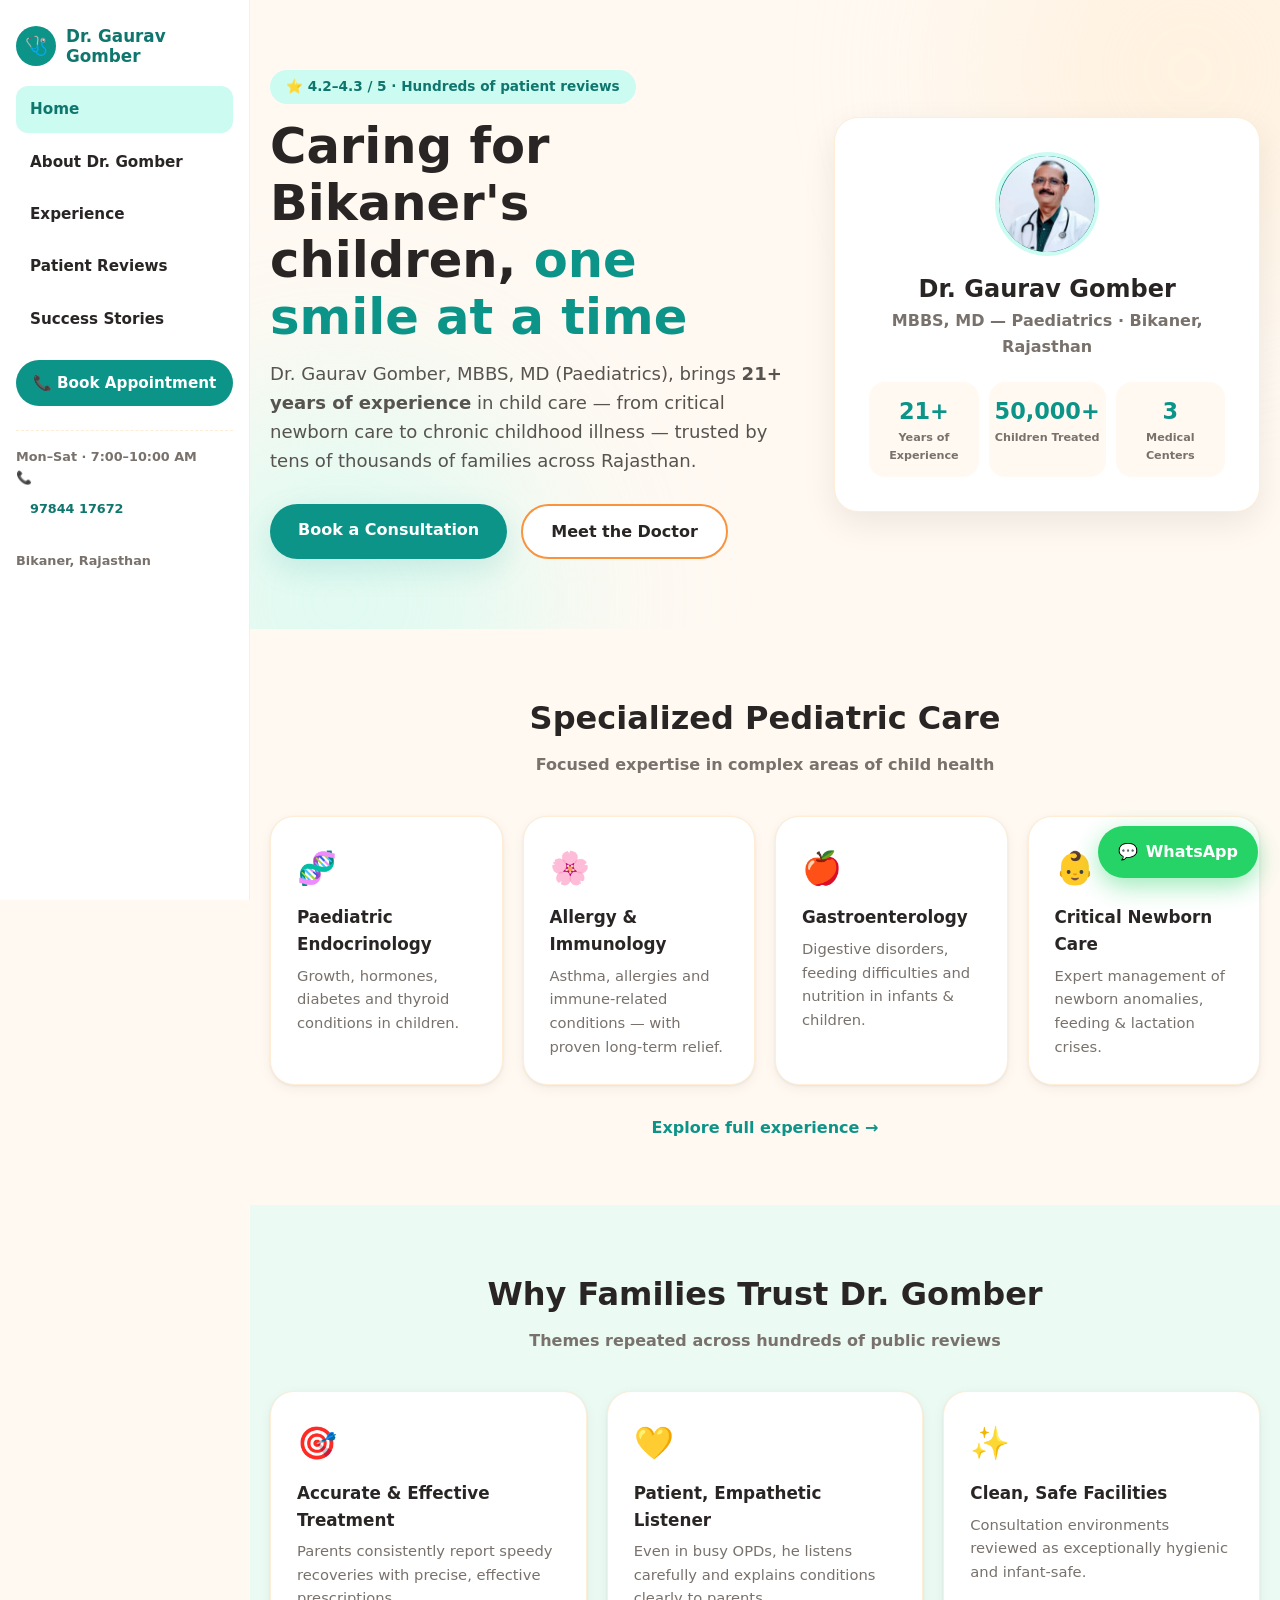
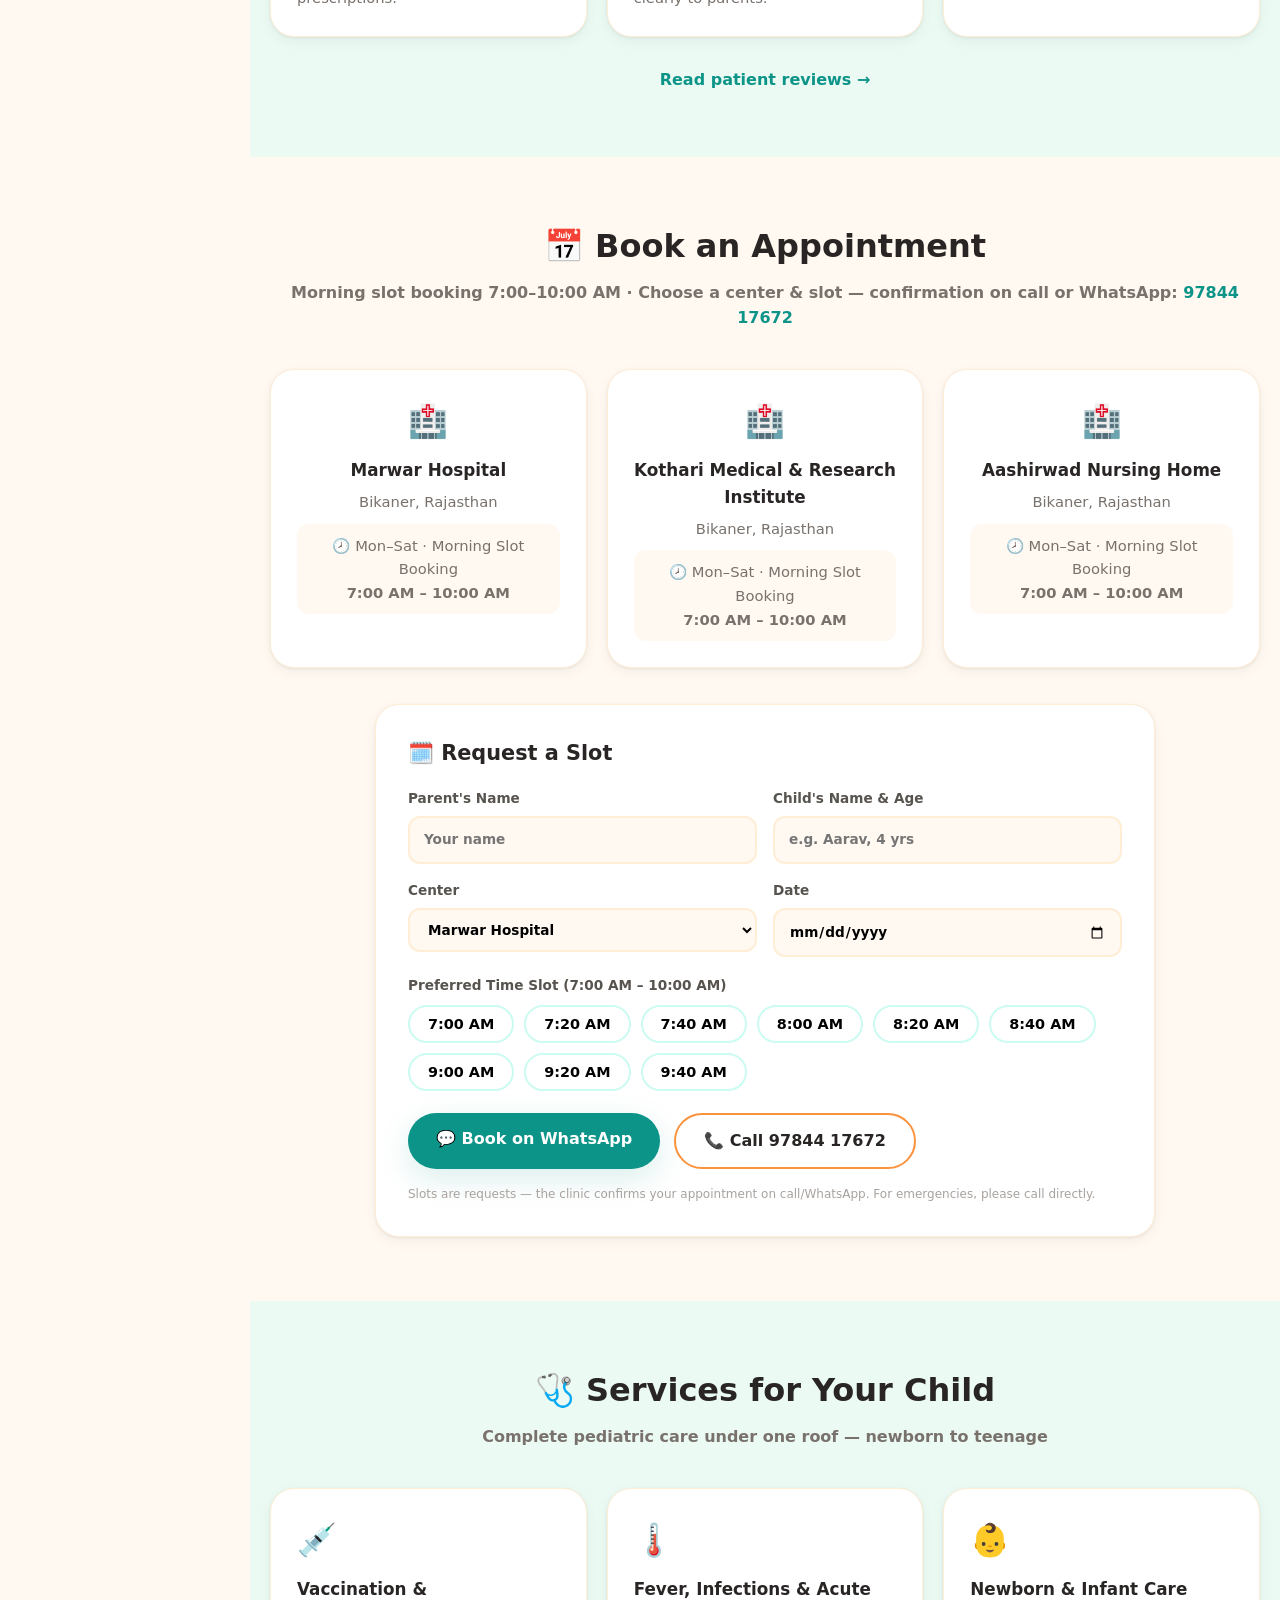
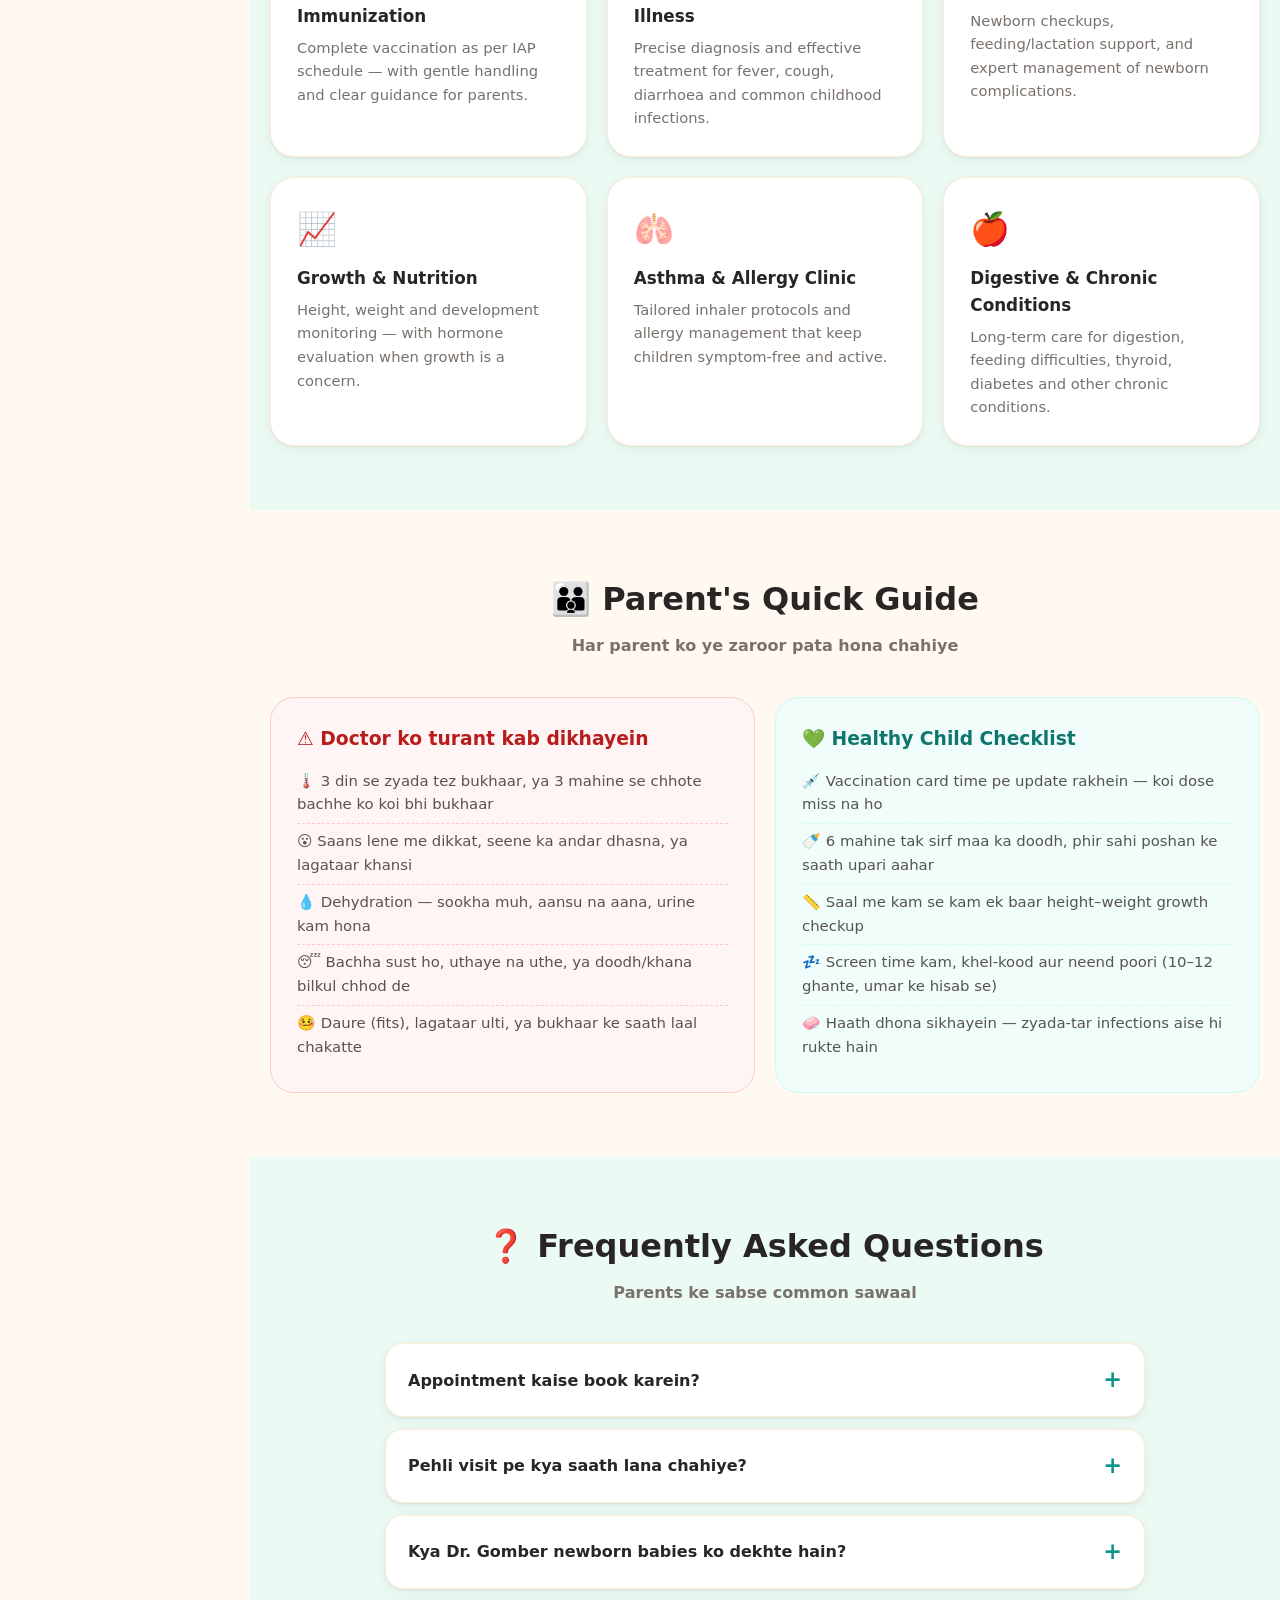
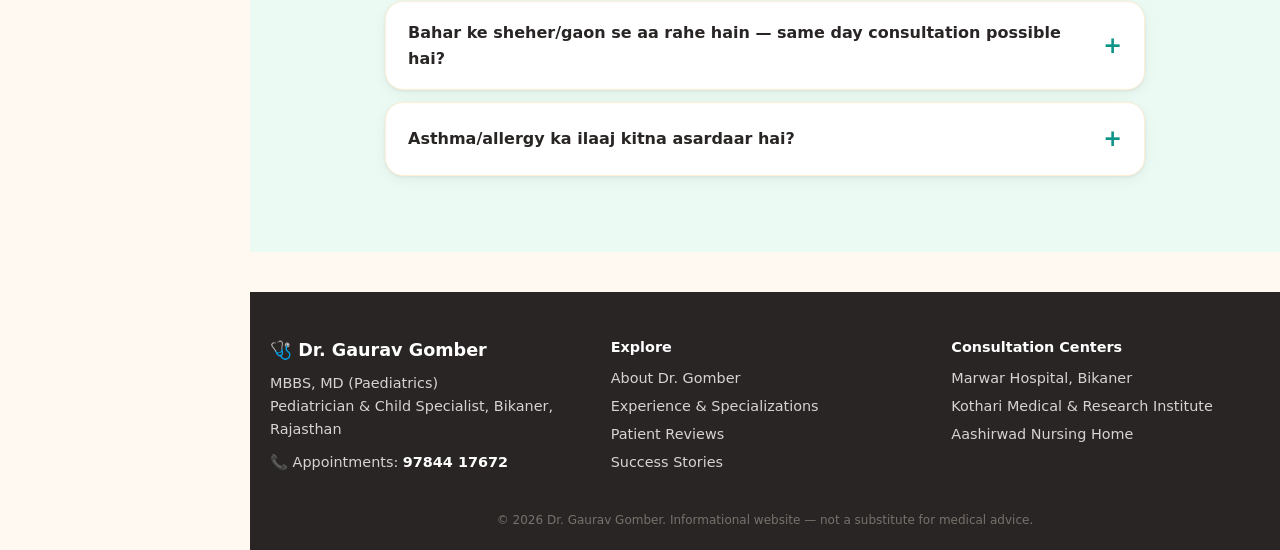
<file: index.html>
<!DOCTYPE html>
<html lang="en">
<head>
<meta charset="UTF-8">
<meta name="viewport" content="width=device-width, initial-scale=1.0">
<title>Dr. Gaurav Gomber — Pediatrician in Bikaner | MBBS, MD Paediatrics</title>
<meta name="description" content="Dr. Gaurav Gomber — trusted pediatrician in Bikaner with 21+ years of experience. Book morning appointment slots (7–10 AM). Call 9784417672.">
<script type="application/ld+json">
{"@context":"https://schema.org","@type":"Physician","name":"Dr. Gaurav Gomber","medicalSpecialty":["Pediatric"],"description":"Pediatrician & child specialist in Bikaner with 21+ years of experience. MBBS, MD (Paediatrics).","telephone":"+91-9784417672","address":{"@type":"PostalAddress","addressLocality":"Bikaner","addressRegion":"Rajasthan","addressCountry":"IN"},"aggregateRating":{"@type":"AggregateRating","ratingValue":"4.3","bestRating":"5","ratingCount":"300"}}
</script>
<style>
/* ============ Dr. Gaurav Gomber — Warm & Friendly Pediatric Theme ============ */
:root{
  --cream:#FFF9F2; --teal:#0D9488; --teal-dark:#0F766E; --teal-light:#CCFBF1;
  --peach:#FB923C; --peach-light:#FFEDD5; --ink:#292524;
  --stone-4:#A8A29E; --stone-5:#78716C; --stone-6:#57534E;
  --amber:#FBBF24; --border:#FFEDD5; --radius:24px;
  --shadow:0 1px 3px rgba(0,0,0,.06),0 4px 14px rgba(0,0,0,.05);
  --shadow-lg:0 10px 30px rgba(13,148,136,.15);
}
*{margin:0;padding:0;box-sizing:border-box}
html{scroll-behavior:smooth}
body{font-family:'Segoe UI',system-ui,-apple-system,Arial,sans-serif;background:var(--cream);color:var(--ink);line-height:1.6;-webkit-font-smoothing:antialiased}
img{max-width:100%}
a{color:inherit;text-decoration:none}
.container{max-width:1100px;margin:0 auto;padding:0 20px}

/* ---- Left Sidebar Nav ---- */
body{padding-left:250px}
.site-header{position:fixed;top:0;left:0;bottom:0;width:250px;z-index:50;background:#fff;border-right:1px solid var(--border);padding:26px 16px;overflow-y:auto}
.nav{display:flex;flex-direction:column;gap:20px}
.brand{display:flex;align-items:center;gap:10px;font-weight:800;font-size:1.05rem;color:var(--teal-dark);line-height:1.2}
.brand-icon{display:grid;place-items:center;flex:none;width:40px;height:40px;border-radius:50%;background:var(--teal);color:#fff;font-size:1.15rem}
.menu-btn{display:none;background:none;border:none;cursor:pointer;padding:8px;border-radius:10px;font-size:1.4rem;color:var(--ink)}
.menu-btn:hover{background:var(--peach-light)}
.nav-menu{display:flex;flex-direction:column;list-style:none;gap:6px;font-weight:700;font-size:.95rem}
.nav-menu a{display:block;padding:11px 14px;border-radius:12px;color:var(--ink)}
.nav-menu a:hover{background:var(--peach-light);color:var(--teal-dark)}
.nav-menu a[aria-current="page"]{background:var(--teal-light);color:var(--teal-dark)}
.nav-cta{background:var(--teal);color:#fff !important;text-align:center;border-radius:999px !important;margin-top:12px}
.nav-cta:hover{background:var(--teal-dark)}
.sidebar-contact{margin-top:18px;padding-top:16px;border-top:1px dashed var(--border);font-size:.8rem;color:var(--stone-5);font-weight:600}
.sidebar-contact a{color:var(--teal-dark);font-weight:800}
@media(max-width:820px){
  body{padding-left:0}
  .site-header{position:sticky;top:0;left:auto;right:auto;bottom:auto;width:100%;border-right:0;border-bottom:1px solid var(--border);padding:10px 16px;overflow:visible;background:rgba(255,255,255,.97)}
  .nav{flex-direction:row;flex-wrap:wrap;align-items:center;justify-content:space-between;gap:0}
  .menu-btn{display:block}
  .nav-menu{display:none;width:100%;padding:10px 0}
  .nav-menu.open{display:flex}
  .sidebar-contact{display:none}
}

/* ---- Hero ---- */
.hero{position:relative;overflow:hidden;padding:70px 0}
.hero::before,.hero::after{content:"";position:absolute;width:420px;height:420px;border-radius:50%;filter:blur(90px);opacity:.6;z-index:0}
.hero::before{top:-140px;right:-120px;background:var(--peach-light)}
.hero::after{bottom:-180px;left:-120px;background:var(--teal-light)}
.hero .container{position:relative;z-index:1}
.hero-grid{display:grid;grid-template-columns:1.1fr .9fr;gap:44px;align-items:center}
@media(max-width:820px){.hero-grid{grid-template-columns:1fr}.hero{padding:44px 0}}
.hero h1{font-size:clamp(2rem,5vw,3.1rem);font-weight:900;line-height:1.15;margin:14px 0}
.hero p.lead{font-size:1.13rem;color:var(--stone-6);margin-bottom:28px}
.accent{color:var(--teal)}
.badge{display:inline-block;padding:6px 16px;border-radius:999px;font-weight:700;font-size:.85rem}
.badge-teal{background:var(--teal-light);color:var(--teal-dark)}
.badge-peach{background:var(--peach-light);color:#C2540A}
.center{text-align:center}

/* ---- Buttons ---- */
.btn{display:inline-block;padding:13px 28px;border-radius:999px;font-weight:700;font-size:1rem;cursor:pointer;transition:.2s;border:none;font-family:inherit}
.btn-primary{background:var(--teal);color:#fff;box-shadow:var(--shadow-lg)}
.btn-primary:hover{background:var(--teal-dark)}
.btn-outline{background:#fff;border:2px solid var(--peach);color:var(--ink)}
.btn-outline:hover{background:var(--peach-light)}
.btn-row{display:flex;gap:14px;flex-wrap:wrap}

/* ---- Cards & Grids ---- */
.card{background:#fff;border:1px solid var(--border);border-radius:var(--radius);padding:26px;box-shadow:var(--shadow)}
.card:hover{box-shadow:0 6px 22px rgba(0,0,0,.08)}
.card .icon{font-size:2rem;margin-bottom:10px}
.card h3{font-weight:800;margin-bottom:6px;font-size:1.05rem}
.card p{font-size:.92rem;color:var(--stone-5)}
.grid{display:grid;gap:20px}
.grid-2{grid-template-columns:repeat(2,1fr)}
.grid-3{grid-template-columns:repeat(3,1fr)}
.grid-4{grid-template-columns:repeat(4,1fr)}
@media(max-width:900px){.grid-4{grid-template-columns:repeat(2,1fr)}.grid-3{grid-template-columns:1fr}.grid-2{grid-template-columns:1fr}}
@media(max-width:520px){.grid-4{grid-template-columns:1fr}}

/* ---- Sections ---- */
.section{padding:64px 0}
.section-alt{background:rgba(204,251,241,.4)}
.section h2{font-size:2rem;font-weight:900;text-align:center;margin-bottom:8px}
.section .sub{text-align:center;color:var(--stone-5);font-weight:600;margin-bottom:38px}
.link-more{display:block;text-align:center;margin-top:30px;font-weight:700;color:var(--teal)}
.link-more:hover{text-decoration:underline}

/* ---- Stats ---- */
.stats{display:grid;grid-template-columns:repeat(4,1fr);gap:16px;text-align:center}
@media(max-width:700px){.stats{grid-template-columns:repeat(2,1fr)}}
.stat{background:#fff;border:1px solid var(--border);border-radius:var(--radius);padding:22px;box-shadow:var(--shadow)}
.stat .num{font-size:1.9rem;font-weight:900;color:var(--teal)}
.stat .lbl{font-size:.82rem;font-weight:700;color:var(--stone-5);margin-top:4px}

/* ---- Profile card ---- */
.profile-card{background:#fff;border-radius:var(--radius);border:1px solid var(--border);box-shadow:0 12px 34px rgba(0,0,0,.08);padding:34px}
.avatar{width:104px;height:104px;border-radius:50%;background:linear-gradient(135deg,var(--teal),var(--teal-dark));display:grid;place-items:center;font-size:2.6rem;color:#fff;margin:0 auto 14px;overflow:hidden;border:4px solid var(--teal-light)}
.avatar img{width:100%;height:100%;object-fit:cover;border-radius:50%}
.profile-card h2,.profile-card h3{text-align:center;font-weight:800}
.profile-sub{text-align:center;color:var(--stone-5);font-weight:600;margin-bottom:22px}
.mini-stats{display:grid;grid-template-columns:repeat(3,1fr);gap:10px;text-align:center}
.mini-stats>div{background:var(--cream);border-radius:16px;padding:12px 6px}
.mini-stats .num{font-size:1.4rem;font-weight:900;color:var(--teal)}
.mini-stats .lbl{font-size:.7rem;font-weight:700;color:var(--stone-5)}
.fact-list{list-style:none;font-size:.92rem}
.fact-list li{display:flex;gap:10px;margin-bottom:12px}

/* ---- Timeline ---- */
.timeline{list-style:none;position:relative;margin-left:18px;border-left:4px solid var(--teal-light)}
.timeline li{position:relative;padding:0 0 36px 34px}
.timeline li:last-child{padding-bottom:0}
.tl-dot{position:absolute;left:-20px;top:0;width:36px;height:36px;border-radius:50%;background:var(--teal);color:#fff;display:grid;place-items:center;font-size:.95rem}
.timeline h3{font-weight:800;font-size:1.1rem;margin-bottom:4px}
.timeline p{color:var(--stone-6);font-size:.95rem}

/* ---- Reviews ---- */
.rating-box{display:inline-block;background:#fff;border:1px solid var(--border);border-radius:var(--radius);box-shadow:0 12px 34px rgba(0,0,0,.08);padding:34px 48px}
.rating-box .big{font-size:3.6rem;font-weight:900;color:var(--teal);line-height:1}
.stars{color:var(--amber);font-size:1.5rem;letter-spacing:3px;margin:8px 0}
.stars .off{color:#D6D3D1}
blockquote.review{background:#fff;border-radius:var(--radius);box-shadow:var(--shadow);padding:24px;display:flex;flex-direction:column;border:1px solid var(--border)}
blockquote.review .stars{font-size:1rem;margin:0 0 8px}
blockquote.review p{font-size:.92rem;color:var(--stone-6);flex:1}
blockquote.review footer{margin-top:14px;font-size:.85rem;font-weight:700;color:var(--stone-5)}
.note{font-size:.75rem;color:var(--stone-4);text-align:center;margin-top:26px}

/* ---- Story cards ---- */
.story{background:#fff;border:1px solid var(--border);border-radius:var(--radius);box-shadow:var(--shadow);overflow:hidden;display:grid;grid-template-columns:1fr 2fr;margin-bottom:28px}
.story.flip{grid-template-columns:2fr 1fr}
@media(max-width:760px){.story,.story.flip{grid-template-columns:1fr}}
.story-visual{display:grid;place-items:center;padding:36px;text-align:center;font-weight:900}
.story-visual .big-icon{font-size:3.6rem;display:block;margin-bottom:8px}
.bg-teal-soft{background:rgba(204,251,241,.65);color:var(--teal-dark)}
.bg-peach-soft{background:var(--peach-light);color:#C2540A}
.story-body{padding:32px}
.story-body h2{font-size:1.5rem;font-weight:900;margin-bottom:12px;text-align:left}
.story-body p{color:var(--stone-6);margin-bottom:14px}
.outcome{background:var(--cream);border-radius:16px;padding:14px 18px;font-size:.9rem;font-weight:700;color:var(--teal-dark);margin-bottom:0}

/* ---- Prose blocks ---- */
.prose-card{background:#fff;border:1px solid var(--border);border-radius:var(--radius);box-shadow:var(--shadow);padding:32px;margin-bottom:22px}
.prose-card h3{font-size:1.4rem;font-weight:900;margin-bottom:10px}
.prose-card p{color:var(--stone-6);margin-bottom:10px}
.prose-card p:last-child{margin-bottom:0}
.about-grid{display:grid;grid-template-columns:1fr 2fr;gap:30px;align-items:start}
@media(max-width:820px){.about-grid{grid-template-columns:1fr}}

/* ---- Footer ---- */
.site-footer{background:var(--ink);color:#D6D3D1;padding:44px 0 20px;margin-top:40px}
.footer-grid{display:grid;grid-template-columns:repeat(3,1fr);gap:32px;font-size:.9rem}
@media(max-width:760px){.footer-grid{grid-template-columns:1fr}}
.site-footer .ft-title{font-weight:800;color:#fff;font-size:1.1rem;margin-bottom:8px}
.site-footer .ft-head{font-weight:700;color:#fff;margin-bottom:8px}
.site-footer ul{list-style:none}
.site-footer li{margin-bottom:5px}
.site-footer a:hover{color:#fff}
.copyright{text-align:center;color:#78716C;font-size:.75rem;margin-top:32px}

/* ---- Booking ---- */
.booking-box{background:#fff;border:1px solid var(--border);border-radius:var(--radius);box-shadow:var(--shadow);padding:32px;max-width:780px;margin:0 auto}
.booking-box h3{font-size:1.3rem;font-weight:900;margin-bottom:18px}
.form-grid{display:grid;grid-template-columns:1fr 1fr;gap:16px}
@media(max-width:600px){.form-grid{grid-template-columns:1fr}}
.form-grid label{font-weight:700;font-size:.85rem;color:var(--stone-6);display:flex;flex-direction:column;gap:6px}
.form-grid input,.form-grid select{padding:11px 14px;border:2px solid var(--border);border-radius:12px;font:inherit;background:var(--cream)}
.form-grid input:focus,.form-grid select:focus{outline:none;border-color:var(--teal)}
.slot-label{font-weight:700;font-size:.85rem;color:var(--stone-6);margin:18px 0 8px}
.slot-chips{display:flex;flex-wrap:wrap;gap:10px}
.chip{padding:9px 18px;border-radius:999px;border:2px solid var(--teal-light);background:#fff;font-weight:700;cursor:pointer;font-family:inherit;font-size:.9rem}
.chip:hover{border-color:var(--teal)}
.chip.on{background:var(--teal);border-color:var(--teal);color:#fff}
.slot-times{margin-top:10px;background:var(--cream);border-radius:12px;padding:10px;font-size:.85rem}

/* ---- Floating WhatsApp ---- */
.fab-wa{position:fixed;right:22px;bottom:22px;z-index:60;display:flex;align-items:center;gap:8px;background:#25D366;color:#fff;font-weight:800;padding:13px 20px;border-radius:999px;box-shadow:0 8px 24px rgba(37,211,102,.45);transition:.2s}
.fab-wa:hover{transform:scale(1.06)}
@media(max-width:600px){.fab-wa span{display:none}.fab-wa{padding:14px}}

/* ---- FAQ ---- */
.faq{max-width:760px;margin:0 auto}
.faq details{background:#fff;border:1px solid var(--border);border-radius:18px;padding:18px 22px;margin-bottom:12px;box-shadow:var(--shadow)}
.faq summary{font-weight:800;cursor:pointer;list-style:none;display:flex;justify-content:space-between;align-items:center;gap:10px}
.faq summary::after{content:"+";font-size:1.4rem;color:var(--teal);font-weight:900}
.faq details[open] summary::after{content:"\2212"}
.faq details p{margin-top:10px;color:var(--stone-6);font-size:.95rem}

/* ---- Guide cards ---- */
.alert-card{background:#FFF5F5;border:1px solid #FECACA;border-radius:var(--radius);padding:26px}
.alert-card h3{color:#B91C1C;font-weight:900;margin-bottom:10px}
.alert-card ul,.tip-card ul{list-style:none;font-size:.93rem;color:var(--stone-6)}
.alert-card li{padding:6px 0;border-bottom:1px dashed #FECACA}
.alert-card li:last-child{border:0}
.tip-card{background:#F0FDFA;border:1px solid var(--teal-light);border-radius:var(--radius);padding:26px}
.tip-card h3{color:var(--teal-dark);font-weight:900;margin-bottom:10px}
.tip-card li{padding:6px 0;border-bottom:1px dashed var(--teal-light)}
.tip-card li:last-child{border:0}

/* ---- Reveal animation ---- */
@media(prefers-reduced-motion:no-preference){
.reveal{opacity:0;transform:translateY(22px);transition:opacity .6s ease,transform .6s ease}
.reveal.in{opacity:1;transform:none}
}
</style>
</head>
<body>

<header class="site-header">
  <nav class="nav" aria-label="Main navigation">
    <a href="index.html" class="brand"><span class="brand-icon" aria-hidden="true">&#129658;</span>Dr. Gaurav Gomber</a>
    <button id="menuBtn" class="menu-btn" aria-label="Toggle menu" aria-expanded="false" aria-controls="navMenu">&#9776;</button>
    <ul id="navMenu" class="nav-menu">
      <li><a href="index.html" aria-current="page">Home</a></li>
      <li><a href="about.html">About Dr. Gomber</a></li>
      <li><a href="experience.html">Experience</a></li>
      <li><a href="reviews.html">Patient Reviews</a></li>
      <li><a href="stories.html">Success Stories</a></li>
      <li><a href="#visit" class="nav-cta">&#128222; Book Appointment</a></li>
      <li class="sidebar-contact">Mon&ndash;Sat &middot; 7:00&ndash;10:00 AM<br>&#128222; <a href="tel:+919784417672">97844 17672</a><br>Bikaner, Rajasthan</li>
    </ul>
  </nav>
</header>

<section class="hero">
  <div class="container hero-grid">
    <div>
      <span class="badge badge-teal">&#11088; 4.2&ndash;4.3 / 5 &middot; Hundreds of patient reviews</span>
      <h1>Caring for Bikaner's children, <span class="accent">one smile at a time</span></h1>
      <p class="lead">Dr. Gaurav Gomber, MBBS, MD (Paediatrics), brings <strong>21+ years of experience</strong> in child care &mdash; from critical newborn care to chronic childhood illness &mdash; trusted by tens of thousands of families across Rajasthan.</p>
      <div class="btn-row">
        <a href="#visit" class="btn btn-primary">Book a Consultation</a>
        <a href="about.html" class="btn btn-outline">Meet the Doctor</a>
      </div>
    </div>
    <div class="profile-card">
      <div class="avatar"><img src="image.jpg" alt="Dr. Gaurav Gomber" onerror="this.style.display='none';this.parentNode.innerHTML='&#128104;&#8205;&#9877;&#65039;'"></div>
      <h2>Dr. Gaurav Gomber</h2>
      <p class="profile-sub">MBBS, MD &mdash; Paediatrics &middot; Bikaner, Rajasthan</p>
      <div class="mini-stats">
        <div><div class="num">21+</div><div class="lbl">Years of Experience</div></div>
        <div><div class="num">50,000+</div><div class="lbl">Children Treated</div></div>
        <div><div class="num">3</div><div class="lbl">Medical Centers</div></div>
      </div>
    </div>
  </div>
</section>

<section class="section">
  <div class="container">
    <h2>Specialized Pediatric Care</h2>
    <p class="sub">Focused expertise in complex areas of child health</p>
    <div class="grid grid-4">
      <article class="card"><div class="icon" aria-hidden="true">&#129516;</div><h3>Paediatric Endocrinology</h3><p>Growth, hormones, diabetes and thyroid conditions in children.</p></article>
      <article class="card"><div class="icon" aria-hidden="true">&#127800;</div><h3>Allergy & Immunology</h3><p>Asthma, allergies and immune-related conditions &mdash; with proven long-term relief.</p></article>
      <article class="card"><div class="icon" aria-hidden="true">&#127822;</div><h3>Gastroenterology</h3><p>Digestive disorders, feeding difficulties and nutrition in infants & children.</p></article>
      <article class="card"><div class="icon" aria-hidden="true">&#128118;</div><h3>Critical Newborn Care</h3><p>Expert management of newborn anomalies, feeding & lactation crises.</p></article>
    </div>
    <a href="experience.html" class="link-more">Explore full experience &rarr;</a>
  </div>
</section>

<section class="section section-alt">
  <div class="container">
    <h2>Why Families Trust Dr. Gomber</h2>
    <p class="sub">Themes repeated across hundreds of public reviews</p>
    <div class="grid grid-3">
      <div class="card"><div class="icon" aria-hidden="true">&#127919;</div><h3>Accurate & Effective Treatment</h3><p>Parents consistently report speedy recoveries with precise, effective prescriptions.</p></div>
      <div class="card"><div class="icon" aria-hidden="true">&#128155;</div><h3>Patient, Empathetic Listener</h3><p>Even in busy OPDs, he listens carefully and explains conditions clearly to parents.</p></div>
      <div class="card"><div class="icon" aria-hidden="true">&#10024;</div><h3>Clean, Safe Facilities</h3><p>Consultation environments reviewed as exceptionally hygienic and infant-safe.</p></div>
    </div>
    <a href="reviews.html" class="link-more">Read patient reviews &rarr;</a>
  </div>
</section>

<section id="visit" class="section">
  <div class="container">
    <h2>&#128197; Book an Appointment</h2>
    <p class="sub">Morning slot booking 7:00&ndash;10:00 AM &middot; Choose a center & slot &mdash; confirmation on call or WhatsApp: <a href="tel:+919784417672" style="color:var(--teal);font-weight:800">97844 17672</a></p>

    <div class="grid grid-3" style="margin-bottom:36px">
      <article class="card center">
        <div class="icon" aria-hidden="true">&#127973;</div>
        <h3>Marwar Hospital</h3>
        <p>Bikaner, Rajasthan</p>
        <p class="slot-times">&#128343; Mon&ndash;Sat &middot; Morning Slot Booking<br><strong>7:00 AM &ndash; 10:00 AM</strong></p>
      </article>
      <article class="card center">
        <div class="icon" aria-hidden="true">&#127973;</div>
        <h3>Kothari Medical & Research Institute</h3>
        <p>Bikaner, Rajasthan</p>
        <p class="slot-times">&#128343; Mon&ndash;Sat &middot; Morning Slot Booking<br><strong>7:00 AM &ndash; 10:00 AM</strong></p>
      </article>
      <article class="card center">
        <div class="icon" aria-hidden="true">&#127973;</div>
        <h3>Aashirwad Nursing Home</h3>
        <p>Bikaner, Rajasthan</p>
        <p class="slot-times">&#128343; Mon&ndash;Sat &middot; Morning Slot Booking<br><strong>7:00 AM &ndash; 10:00 AM</strong></p>
      </article>
    </div>

    <div class="booking-box">
      <h3>&#128467;&#65039; Request a Slot</h3>
      <form id="bookForm" onsubmit="return false">
        <div class="form-grid">
          <label>Parent's Name<input type="text" id="bName" placeholder="Your name" autocomplete="name"></label>
          <label>Child's Name & Age<input type="text" id="bChild" placeholder="e.g. Aarav, 4 yrs"></label>
          <label>Center
            <select id="bCenter">
              <option>Marwar Hospital</option>
              <option>Kothari Medical & Research Institute</option>
              <option>Aashirwad Nursing Home</option>
            </select>
          </label>
          <label>Date<input type="date" id="bDate"></label>
        </div>
        <p class="slot-label">Preferred Time Slot (7:00 AM &ndash; 10:00 AM)</p>
        <div id="slotWrap" class="slot-chips" role="group" aria-label="Available time slots"></div>
        <div class="btn-row" style="margin-top:22px">
          <a id="waBtn" class="btn btn-primary" href="https://wa.me/919784417672" target="_blank" rel="noopener">&#128172; Book on WhatsApp</a>
          <a class="btn btn-outline" href="tel:+919784417672">&#128222; Call 97844 17672</a>
        </div>
        <p class="note" style="text-align:left;margin-top:16px">Slots are requests &mdash; the clinic confirms your appointment on call/WhatsApp. For emergencies, please call directly.</p>
      </form>
    </div>
  </div>
</section>

<section class="section section-alt">
  <div class="container">
    <h2>&#129658; Services for Your Child</h2>
    <p class="sub">Complete pediatric care under one roof &mdash; newborn to teenage</p>
    <div class="grid grid-3">
      <article class="card"><div class="icon" aria-hidden="true">&#128137;</div><h3>Vaccination & Immunization</h3><p>Complete vaccination as per IAP schedule &mdash; with gentle handling and clear guidance for parents.</p></article>
      <article class="card"><div class="icon" aria-hidden="true">&#127777;&#65039;</div><h3>Fever, Infections & Acute Illness</h3><p>Precise diagnosis and effective treatment for fever, cough, diarrhoea and common childhood infections.</p></article>
      <article class="card"><div class="icon" aria-hidden="true">&#128118;</div><h3>Newborn & Infant Care</h3><p>Newborn checkups, feeding/lactation support, and expert management of newborn complications.</p></article>
      <article class="card"><div class="icon" aria-hidden="true">&#128200;</div><h3>Growth & Nutrition</h3><p>Height, weight and development monitoring &mdash; with hormone evaluation when growth is a concern.</p></article>
      <article class="card"><div class="icon" aria-hidden="true">&#129729;</div><h3>Asthma & Allergy Clinic</h3><p>Tailored inhaler protocols and allergy management that keep children symptom-free and active.</p></article>
      <article class="card"><div class="icon" aria-hidden="true">&#127822;</div><h3>Digestive & Chronic Conditions</h3><p>Long-term care for digestion, feeding difficulties, thyroid, diabetes and other chronic conditions.</p></article>
    </div>
  </div>
</section>

<section class="section">
  <div class="container">
    <h2>&#128106; Parent's Quick Guide</h2>
    <p class="sub">Har parent ko ye zaroor pata hona chahiye</p>
    <div class="grid grid-2">
      <div class="alert-card">
        <h3>&#9888;&#65039; Doctor ko turant kab dikhayein</h3>
        <ul>
          <li>&#127777;&#65039; 3 din se zyada tez bukhaar, ya 3 mahine se chhote bachhe ko koi bhi bukhaar</li>
          <li>&#128558; Saans lene me dikkat, seene ka andar dhasna, ya lagataar khansi</li>
          <li>&#128167; Dehydration &mdash; sookha muh, aansu na aana, urine kam hona</li>
          <li>&#128564; Bachha sust ho, uthaye na uthe, ya doodh/khana bilkul chhod de</li>
          <li>&#129298; Daure (fits), lagataar ulti, ya bukhaar ke saath laal chakatte</li>
        </ul>
      </div>
      <div class="tip-card">
        <h3>&#128154; Healthy Child Checklist</h3>
        <ul>
          <li>&#128137; Vaccination card time pe update rakhein &mdash; koi dose miss na ho</li>
          <li>&#127868; 6 mahine tak sirf maa ka doodh, phir sahi poshan ke saath upari aahar</li>
          <li>&#128207; Saal me kam se kam ek baar height&ndash;weight growth checkup</li>
          <li>&#128164; Screen time kam, khel-kood aur neend poori (10&ndash;12 ghante, umar ke hisab se)</li>
          <li>&#129532; Haath dhona sikhayein &mdash; zyada-tar infections aise hi rukte hain</li>
        </ul>
      </div>
    </div>
  </div>
</section>

<section class="section section-alt">
  <div class="container">
    <h2>&#10067; Frequently Asked Questions</h2>
    <p class="sub">Parents ke sabse common sawaal</p>
    <div class="faq">
      <details>
        <summary>Appointment kaise book karein?</summary>
        <p>Upar diye gaye booking form se apna center, date aur 7:00&ndash;10:00 AM ke beech ka slot chunein, phir WhatsApp button dabayein &mdash; aapki details ke saath message taiyar mil jayega. Ya seedha call karein: <strong>97844 17672</strong>.</p>
      </details>
      <details>
        <summary>Pehli visit pe kya saath lana chahiye?</summary>
        <p>Bachhe ka vaccination card, pichhli reports/prescriptions (agar hain), aur current dawaiyon ki list. Newborn ke liye discharge summary zaroor layein.</p>
      </details>
      <details>
        <summary>Kya Dr. Gomber newborn babies ko dekhte hain?</summary>
        <p>Haan &mdash; critical newborn care unki khaas specialization hai, jisme janm ke samay ki complications, digestive problems aur feeding/lactation issues shamil hain.</p>
      </details>
      <details>
        <summary>Bahar ke sheher/gaon se aa rahe hain &mdash; same day consultation possible hai?</summary>
        <p>Sri Dungargarh aur aas-paas ke kasbon se rozana families aati hain. Aane se pehle WhatsApp par slot request bhej dein taaki intezaar kam ho.</p>
      </details>
      <details>
        <summary>Asthma/allergy ka ilaaj kitna asardaar hai?</summary>
        <p>Kai parents ka anubhav hai ki saalon se chali aa rahi asthma ki samasya Dr. Gomber ke tailored inhaler treatment se puri tarah control me aa gayi &mdash; bachhe ab symptom-free aur active hain.</p>
      </details>
    </div>
  </div>
</section>

<a class="fab-wa" href="https://wa.me/919784417672?text=Namaste%2C%20I%20want%20to%20consult%20Dr.%20Gaurav%20Gomber" target="_blank" rel="noopener" aria-label="Chat on WhatsApp">&#128172;<span>WhatsApp</span></a>
<footer class="site-footer">
  <div class="container footer-grid">
    <div>
      <p class="ft-title">&#129658; Dr. Gaurav Gomber</p>
      <p>MBBS, MD (Paediatrics)<br>Pediatrician & Child Specialist, Bikaner, Rajasthan</p>
      <p style="margin-top:10px">&#128222; Appointments: <a href="tel:+919784417672" style="color:#fff;font-weight:700">97844 17672</a></p>
    </div>
    <nav aria-label="Footer">
      <p class="ft-head">Explore</p>
      <ul>
        <li><a href="about.html">About Dr. Gomber</a></li>
        <li><a href="experience.html">Experience & Specializations</a></li>
        <li><a href="reviews.html">Patient Reviews</a></li>
        <li><a href="stories.html">Success Stories</a></li>
      </ul>
    </nav>
    <div>
      <p class="ft-head">Consultation Centers</p>
      <ul>
        <li>Marwar Hospital, Bikaner</li>
        <li>Kothari Medical & Research Institute</li>
        <li>Aashirwad Nursing Home</li>
      </ul>
    </div>
  </div>
  <p class="copyright">&copy; 2026 Dr. Gaurav Gomber. Informational website &mdash; not a substitute for medical advice.</p>
</footer>

<script>
var btn=document.getElementById('menuBtn'),menu=document.getElementById('navMenu');
btn.addEventListener('click',function(){var open=menu.classList.toggle('open');btn.setAttribute('aria-expanded',open);});
(function(){
  var els=document.querySelectorAll('.card,.stat,.prose-card,.story,blockquote.review,.profile-card');
  if(!('IntersectionObserver' in window))return;
  var io=new IntersectionObserver(function(es){es.forEach(function(e){if(e.isIntersecting){e.target.classList.add('in');io.unobserve(e.target)}})},{threshold:.12});
  els.forEach(function(el){el.classList.add('reveal');io.observe(el)});
})();
</script>
<script>
var SLOTS=['7:00 AM','7:20 AM','7:40 AM','8:00 AM','8:20 AM','8:40 AM','9:00 AM','9:20 AM','9:40 AM'];
var selSlot='';
function renderSlots(){
  var w=document.getElementById('slotWrap');
  w.innerHTML='';selSlot='';
  SLOTS.forEach(function(t){
    var b=document.createElement('button');b.type='button';b.className='chip';b.textContent=t;
    b.onclick=function(){selSlot=t;Array.prototype.forEach.call(w.children,function(x){x.classList.remove('on')});b.classList.add('on');updWA();};
    w.appendChild(b);
  });
  updWA();
}
function updWA(){
  var n=document.getElementById('bName').value||'-',ch=document.getElementById('bChild').value||'-',
      c=document.getElementById('bCenter').value,d=document.getElementById('bDate').value||'-';
  var msg='Namaste, I want to book an appointment with Dr. Gaurav Gomber.\nParent: '+n+'\nChild: '+ch+'\nCenter: '+c+'\nDate: '+d+'\nPreferred Slot: '+(selSlot||'-');
  document.getElementById('waBtn').href='https://wa.me/919784417672?text='+encodeURIComponent(msg);
}
['bName','bChild','bDate'].forEach(function(i){document.getElementById(i).addEventListener('input',updWA)});
document.getElementById('bCenter').addEventListener('change',updWA);
document.getElementById('bDate').min=new Date().toISOString().split('T')[0];
renderSlots();
</script>
</body>
</html>
</file>
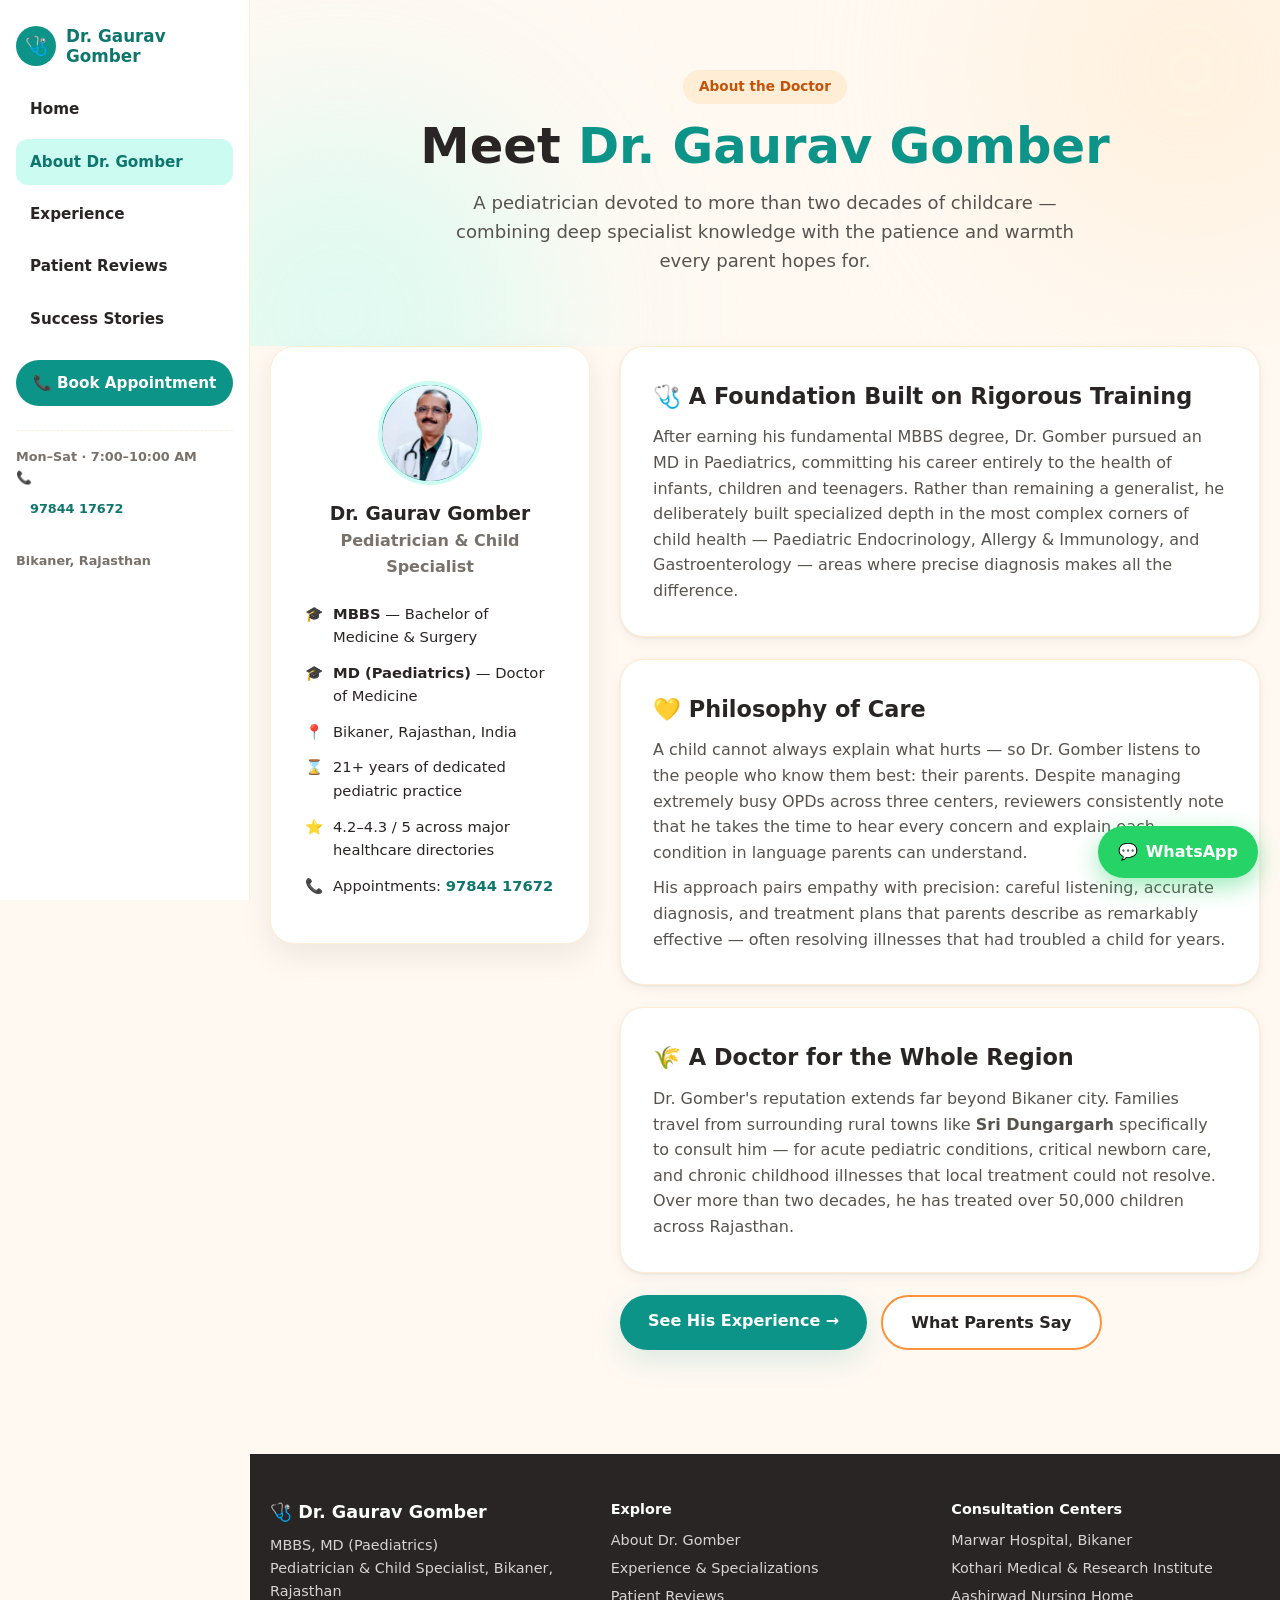
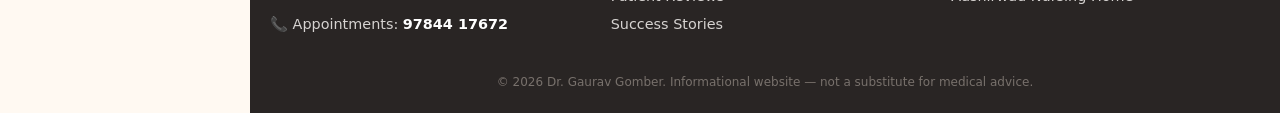
<file: about.html>
<!DOCTYPE html>
<html lang="en">
<head>
<meta charset="UTF-8">
<meta name="viewport" content="width=device-width, initial-scale=1.0">
<title>About Dr. Gaurav Gomber — MBBS, MD Paediatrics | Bikaner</title>
<meta name="description" content="Learn about Dr. Gaurav Gomber — his medical education, philosophy of care, and why parents across Rajasthan trust him with their children's health.">
<style>
/* ============ Dr. Gaurav Gomber — Warm & Friendly Pediatric Theme ============ */
:root{
  --cream:#FFF9F2; --teal:#0D9488; --teal-dark:#0F766E; --teal-light:#CCFBF1;
  --peach:#FB923C; --peach-light:#FFEDD5; --ink:#292524;
  --stone-4:#A8A29E; --stone-5:#78716C; --stone-6:#57534E;
  --amber:#FBBF24; --border:#FFEDD5; --radius:24px;
  --shadow:0 1px 3px rgba(0,0,0,.06),0 4px 14px rgba(0,0,0,.05);
  --shadow-lg:0 10px 30px rgba(13,148,136,.15);
}
*{margin:0;padding:0;box-sizing:border-box}
html{scroll-behavior:smooth}
body{font-family:'Segoe UI',system-ui,-apple-system,Arial,sans-serif;background:var(--cream);color:var(--ink);line-height:1.6;-webkit-font-smoothing:antialiased}
img{max-width:100%}
a{color:inherit;text-decoration:none}
.container{max-width:1100px;margin:0 auto;padding:0 20px}

/* ---- Left Sidebar Nav ---- */
body{padding-left:250px}
.site-header{position:fixed;top:0;left:0;bottom:0;width:250px;z-index:50;background:#fff;border-right:1px solid var(--border);padding:26px 16px;overflow-y:auto}
.nav{display:flex;flex-direction:column;gap:20px}
.brand{display:flex;align-items:center;gap:10px;font-weight:800;font-size:1.05rem;color:var(--teal-dark);line-height:1.2}
.brand-icon{display:grid;place-items:center;flex:none;width:40px;height:40px;border-radius:50%;background:var(--teal);color:#fff;font-size:1.15rem}
.menu-btn{display:none;background:none;border:none;cursor:pointer;padding:8px;border-radius:10px;font-size:1.4rem;color:var(--ink)}
.menu-btn:hover{background:var(--peach-light)}
.nav-menu{display:flex;flex-direction:column;list-style:none;gap:6px;font-weight:700;font-size:.95rem}
.nav-menu a{display:block;padding:11px 14px;border-radius:12px;color:var(--ink)}
.nav-menu a:hover{background:var(--peach-light);color:var(--teal-dark)}
.nav-menu a[aria-current="page"]{background:var(--teal-light);color:var(--teal-dark)}
.nav-cta{background:var(--teal);color:#fff !important;text-align:center;border-radius:999px !important;margin-top:12px}
.nav-cta:hover{background:var(--teal-dark)}
.sidebar-contact{margin-top:18px;padding-top:16px;border-top:1px dashed var(--border);font-size:.8rem;color:var(--stone-5);font-weight:600}
.sidebar-contact a{color:var(--teal-dark);font-weight:800}
@media(max-width:820px){
  body{padding-left:0}
  .site-header{position:sticky;top:0;left:auto;right:auto;bottom:auto;width:100%;border-right:0;border-bottom:1px solid var(--border);padding:10px 16px;overflow:visible;background:rgba(255,255,255,.97)}
  .nav{flex-direction:row;flex-wrap:wrap;align-items:center;justify-content:space-between;gap:0}
  .menu-btn{display:block}
  .nav-menu{display:none;width:100%;padding:10px 0}
  .nav-menu.open{display:flex}
  .sidebar-contact{display:none}
}

/* ---- Hero ---- */
.hero{position:relative;overflow:hidden;padding:70px 0}
.hero::before,.hero::after{content:"";position:absolute;width:420px;height:420px;border-radius:50%;filter:blur(90px);opacity:.6;z-index:0}
.hero::before{top:-140px;right:-120px;background:var(--peach-light)}
.hero::after{bottom:-180px;left:-120px;background:var(--teal-light)}
.hero .container{position:relative;z-index:1}
.hero-grid{display:grid;grid-template-columns:1.1fr .9fr;gap:44px;align-items:center}
@media(max-width:820px){.hero-grid{grid-template-columns:1fr}.hero{padding:44px 0}}
.hero h1{font-size:clamp(2rem,5vw,3.1rem);font-weight:900;line-height:1.15;margin:14px 0}
.hero p.lead{font-size:1.13rem;color:var(--stone-6);margin-bottom:28px}
.accent{color:var(--teal)}
.badge{display:inline-block;padding:6px 16px;border-radius:999px;font-weight:700;font-size:.85rem}
.badge-teal{background:var(--teal-light);color:var(--teal-dark)}
.badge-peach{background:var(--peach-light);color:#C2540A}
.center{text-align:center}

/* ---- Buttons ---- */
.btn{display:inline-block;padding:13px 28px;border-radius:999px;font-weight:700;font-size:1rem;cursor:pointer;transition:.2s;border:none;font-family:inherit}
.btn-primary{background:var(--teal);color:#fff;box-shadow:var(--shadow-lg)}
.btn-primary:hover{background:var(--teal-dark)}
.btn-outline{background:#fff;border:2px solid var(--peach);color:var(--ink)}
.btn-outline:hover{background:var(--peach-light)}
.btn-row{display:flex;gap:14px;flex-wrap:wrap}

/* ---- Cards & Grids ---- */
.card{background:#fff;border:1px solid var(--border);border-radius:var(--radius);padding:26px;box-shadow:var(--shadow)}
.card:hover{box-shadow:0 6px 22px rgba(0,0,0,.08)}
.card .icon{font-size:2rem;margin-bottom:10px}
.card h3{font-weight:800;margin-bottom:6px;font-size:1.05rem}
.card p{font-size:.92rem;color:var(--stone-5)}
.grid{display:grid;gap:20px}
.grid-2{grid-template-columns:repeat(2,1fr)}
.grid-3{grid-template-columns:repeat(3,1fr)}
.grid-4{grid-template-columns:repeat(4,1fr)}
@media(max-width:900px){.grid-4{grid-template-columns:repeat(2,1fr)}.grid-3{grid-template-columns:1fr}.grid-2{grid-template-columns:1fr}}
@media(max-width:520px){.grid-4{grid-template-columns:1fr}}

/* ---- Sections ---- */
.section{padding:64px 0}
.section-alt{background:rgba(204,251,241,.4)}
.section h2{font-size:2rem;font-weight:900;text-align:center;margin-bottom:8px}
.section .sub{text-align:center;color:var(--stone-5);font-weight:600;margin-bottom:38px}
.link-more{display:block;text-align:center;margin-top:30px;font-weight:700;color:var(--teal)}
.link-more:hover{text-decoration:underline}

/* ---- Stats ---- */
.stats{display:grid;grid-template-columns:repeat(4,1fr);gap:16px;text-align:center}
@media(max-width:700px){.stats{grid-template-columns:repeat(2,1fr)}}
.stat{background:#fff;border:1px solid var(--border);border-radius:var(--radius);padding:22px;box-shadow:var(--shadow)}
.stat .num{font-size:1.9rem;font-weight:900;color:var(--teal)}
.stat .lbl{font-size:.82rem;font-weight:700;color:var(--stone-5);margin-top:4px}

/* ---- Profile card ---- */
.profile-card{background:#fff;border-radius:var(--radius);border:1px solid var(--border);box-shadow:0 12px 34px rgba(0,0,0,.08);padding:34px}
.avatar{width:104px;height:104px;border-radius:50%;background:linear-gradient(135deg,var(--teal),var(--teal-dark));display:grid;place-items:center;font-size:2.6rem;color:#fff;margin:0 auto 14px;overflow:hidden;border:4px solid var(--teal-light)}
.avatar img{width:100%;height:100%;object-fit:cover;border-radius:50%}
.profile-card h2,.profile-card h3{text-align:center;font-weight:800}
.profile-sub{text-align:center;color:var(--stone-5);font-weight:600;margin-bottom:22px}
.mini-stats{display:grid;grid-template-columns:repeat(3,1fr);gap:10px;text-align:center}
.mini-stats>div{background:var(--cream);border-radius:16px;padding:12px 6px}
.mini-stats .num{font-size:1.4rem;font-weight:900;color:var(--teal)}
.mini-stats .lbl{font-size:.7rem;font-weight:700;color:var(--stone-5)}
.fact-list{list-style:none;font-size:.92rem}
.fact-list li{display:flex;gap:10px;margin-bottom:12px}

/* ---- Timeline ---- */
.timeline{list-style:none;position:relative;margin-left:18px;border-left:4px solid var(--teal-light)}
.timeline li{position:relative;padding:0 0 36px 34px}
.timeline li:last-child{padding-bottom:0}
.tl-dot{position:absolute;left:-20px;top:0;width:36px;height:36px;border-radius:50%;background:var(--teal);color:#fff;display:grid;place-items:center;font-size:.95rem}
.timeline h3{font-weight:800;font-size:1.1rem;margin-bottom:4px}
.timeline p{color:var(--stone-6);font-size:.95rem}

/* ---- Reviews ---- */
.rating-box{display:inline-block;background:#fff;border:1px solid var(--border);border-radius:var(--radius);box-shadow:0 12px 34px rgba(0,0,0,.08);padding:34px 48px}
.rating-box .big{font-size:3.6rem;font-weight:900;color:var(--teal);line-height:1}
.stars{color:var(--amber);font-size:1.5rem;letter-spacing:3px;margin:8px 0}
.stars .off{color:#D6D3D1}
blockquote.review{background:#fff;border-radius:var(--radius);box-shadow:var(--shadow);padding:24px;display:flex;flex-direction:column;border:1px solid var(--border)}
blockquote.review .stars{font-size:1rem;margin:0 0 8px}
blockquote.review p{font-size:.92rem;color:var(--stone-6);flex:1}
blockquote.review footer{margin-top:14px;font-size:.85rem;font-weight:700;color:var(--stone-5)}
.note{font-size:.75rem;color:var(--stone-4);text-align:center;margin-top:26px}

/* ---- Story cards ---- */
.story{background:#fff;border:1px solid var(--border);border-radius:var(--radius);box-shadow:var(--shadow);overflow:hidden;display:grid;grid-template-columns:1fr 2fr;margin-bottom:28px}
.story.flip{grid-template-columns:2fr 1fr}
@media(max-width:760px){.story,.story.flip{grid-template-columns:1fr}}
.story-visual{display:grid;place-items:center;padding:36px;text-align:center;font-weight:900}
.story-visual .big-icon{font-size:3.6rem;display:block;margin-bottom:8px}
.bg-teal-soft{background:rgba(204,251,241,.65);color:var(--teal-dark)}
.bg-peach-soft{background:var(--peach-light);color:#C2540A}
.story-body{padding:32px}
.story-body h2{font-size:1.5rem;font-weight:900;margin-bottom:12px;text-align:left}
.story-body p{color:var(--stone-6);margin-bottom:14px}
.outcome{background:var(--cream);border-radius:16px;padding:14px 18px;font-size:.9rem;font-weight:700;color:var(--teal-dark);margin-bottom:0}

/* ---- Prose blocks ---- */
.prose-card{background:#fff;border:1px solid var(--border);border-radius:var(--radius);box-shadow:var(--shadow);padding:32px;margin-bottom:22px}
.prose-card h3{font-size:1.4rem;font-weight:900;margin-bottom:10px}
.prose-card p{color:var(--stone-6);margin-bottom:10px}
.prose-card p:last-child{margin-bottom:0}
.about-grid{display:grid;grid-template-columns:1fr 2fr;gap:30px;align-items:start}
@media(max-width:820px){.about-grid{grid-template-columns:1fr}}

/* ---- Footer ---- */
.site-footer{background:var(--ink);color:#D6D3D1;padding:44px 0 20px;margin-top:40px}
.footer-grid{display:grid;grid-template-columns:repeat(3,1fr);gap:32px;font-size:.9rem}
@media(max-width:760px){.footer-grid{grid-template-columns:1fr}}
.site-footer .ft-title{font-weight:800;color:#fff;font-size:1.1rem;margin-bottom:8px}
.site-footer .ft-head{font-weight:700;color:#fff;margin-bottom:8px}
.site-footer ul{list-style:none}
.site-footer li{margin-bottom:5px}
.site-footer a:hover{color:#fff}
.copyright{text-align:center;color:#78716C;font-size:.75rem;margin-top:32px}

/* ---- Booking ---- */
.booking-box{background:#fff;border:1px solid var(--border);border-radius:var(--radius);box-shadow:var(--shadow);padding:32px;max-width:780px;margin:0 auto}
.booking-box h3{font-size:1.3rem;font-weight:900;margin-bottom:18px}
.form-grid{display:grid;grid-template-columns:1fr 1fr;gap:16px}
@media(max-width:600px){.form-grid{grid-template-columns:1fr}}
.form-grid label{font-weight:700;font-size:.85rem;color:var(--stone-6);display:flex;flex-direction:column;gap:6px}
.form-grid input,.form-grid select{padding:11px 14px;border:2px solid var(--border);border-radius:12px;font:inherit;background:var(--cream)}
.form-grid input:focus,.form-grid select:focus{outline:none;border-color:var(--teal)}
.slot-label{font-weight:700;font-size:.85rem;color:var(--stone-6);margin:18px 0 8px}
.slot-chips{display:flex;flex-wrap:wrap;gap:10px}
.chip{padding:9px 18px;border-radius:999px;border:2px solid var(--teal-light);background:#fff;font-weight:700;cursor:pointer;font-family:inherit;font-size:.9rem}
.chip:hover{border-color:var(--teal)}
.chip.on{background:var(--teal);border-color:var(--teal);color:#fff}
.slot-times{margin-top:10px;background:var(--cream);border-radius:12px;padding:10px;font-size:.85rem}

/* ---- Floating WhatsApp ---- */
.fab-wa{position:fixed;right:22px;bottom:22px;z-index:60;display:flex;align-items:center;gap:8px;background:#25D366;color:#fff;font-weight:800;padding:13px 20px;border-radius:999px;box-shadow:0 8px 24px rgba(37,211,102,.45);transition:.2s}
.fab-wa:hover{transform:scale(1.06)}
@media(max-width:600px){.fab-wa span{display:none}.fab-wa{padding:14px}}

/* ---- FAQ ---- */
.faq{max-width:760px;margin:0 auto}
.faq details{background:#fff;border:1px solid var(--border);border-radius:18px;padding:18px 22px;margin-bottom:12px;box-shadow:var(--shadow)}
.faq summary{font-weight:800;cursor:pointer;list-style:none;display:flex;justify-content:space-between;align-items:center;gap:10px}
.faq summary::after{content:"+";font-size:1.4rem;color:var(--teal);font-weight:900}
.faq details[open] summary::after{content:"\2212"}
.faq details p{margin-top:10px;color:var(--stone-6);font-size:.95rem}

/* ---- Guide cards ---- */
.alert-card{background:#FFF5F5;border:1px solid #FECACA;border-radius:var(--radius);padding:26px}
.alert-card h3{color:#B91C1C;font-weight:900;margin-bottom:10px}
.alert-card ul,.tip-card ul{list-style:none;font-size:.93rem;color:var(--stone-6)}
.alert-card li{padding:6px 0;border-bottom:1px dashed #FECACA}
.alert-card li:last-child{border:0}
.tip-card{background:#F0FDFA;border:1px solid var(--teal-light);border-radius:var(--radius);padding:26px}
.tip-card h3{color:var(--teal-dark);font-weight:900;margin-bottom:10px}
.tip-card li{padding:6px 0;border-bottom:1px dashed var(--teal-light)}
.tip-card li:last-child{border:0}

/* ---- Reveal animation ---- */
@media(prefers-reduced-motion:no-preference){
.reveal{opacity:0;transform:translateY(22px);transition:opacity .6s ease,transform .6s ease}
.reveal.in{opacity:1;transform:none}
}
</style>
</head>
<body>

<header class="site-header">
  <nav class="nav" aria-label="Main navigation">
    <a href="index.html" class="brand"><span class="brand-icon" aria-hidden="true">&#129658;</span>Dr. Gaurav Gomber</a>
    <button id="menuBtn" class="menu-btn" aria-label="Toggle menu" aria-expanded="false" aria-controls="navMenu">&#9776;</button>
    <ul id="navMenu" class="nav-menu">
      <li><a href="index.html">Home</a></li>
      <li><a href="about.html" aria-current="page">About Dr. Gomber</a></li>
      <li><a href="experience.html">Experience</a></li>
      <li><a href="reviews.html">Patient Reviews</a></li>
      <li><a href="stories.html">Success Stories</a></li>
      <li><a href="index.html#visit" class="nav-cta">&#128222; Book Appointment</a></li>
      <li class="sidebar-contact">Mon&ndash;Sat &middot; 7:00&ndash;10:00 AM<br>&#128222; <a href="tel:+919784417672">97844 17672</a><br>Bikaner, Rajasthan</li>
    </ul>
  </nav>
</header>

<section class="hero">
  <div class="container center">
    <span class="badge badge-peach">About the Doctor</span>
    <h1>Meet <span class="accent">Dr. Gaurav Gomber</span></h1>
    <p class="lead" style="max-width:640px;margin:0 auto">A pediatrician devoted to more than two decades of childcare &mdash; combining deep specialist knowledge with the patience and warmth every parent hopes for.</p>
  </div>
</section>

<section class="section" style="padding-top:0">
  <div class="container about-grid">
    <aside class="profile-card">
      <div class="avatar"><img src="image.jpg" alt="Dr. Gaurav Gomber" onerror="this.style.display='none';this.parentNode.innerHTML='&#128104;&#8205;&#9877;&#65039;'"></div>
      <h3>Dr. Gaurav Gomber</h3>
      <p class="profile-sub">Pediatrician & Child Specialist</p>
      <ul class="fact-list">
        <li><span aria-hidden="true">&#127891;</span><span><strong>MBBS</strong> &mdash; Bachelor of Medicine & Surgery</span></li>
        <li><span aria-hidden="true">&#127891;</span><span><strong>MD (Paediatrics)</strong> &mdash; Doctor of Medicine</span></li>
        <li><span aria-hidden="true">&#128205;</span><span>Bikaner, Rajasthan, India</span></li>
        <li><span aria-hidden="true">&#8987;</span><span>21+ years of dedicated pediatric practice</span></li>
        <li><span aria-hidden="true">&#11088;</span><span>4.2&ndash;4.3 / 5 across major healthcare directories</span></li>
        <li><span aria-hidden="true">&#128222;</span><span>Appointments: <a href="tel:+919784417672" style="color:var(--teal-dark);font-weight:800">97844 17672</a></span></li>
      </ul>
    </aside>

    <div>
      <article class="prose-card">
        <h3>&#129658; A Foundation Built on Rigorous Training</h3>
        <p>After earning his fundamental MBBS degree, Dr. Gomber pursued an MD in Paediatrics, committing his career entirely to the health of infants, children and teenagers. Rather than remaining a generalist, he deliberately built specialized depth in the most complex corners of child health &mdash; Paediatric Endocrinology, Allergy & Immunology, and Gastroenterology &mdash; areas where precise diagnosis makes all the difference.</p>
      </article>

      <article class="prose-card">
        <h3>&#128155; Philosophy of Care</h3>
        <p>A child cannot always explain what hurts &mdash; so Dr. Gomber listens to the people who know them best: their parents. Despite managing extremely busy OPDs across three centers, reviewers consistently note that he takes the time to hear every concern and explain each condition in language parents can understand.</p>
        <p>His approach pairs empathy with precision: careful listening, accurate diagnosis, and treatment plans that parents describe as remarkably effective &mdash; often resolving illnesses that had troubled a child for years.</p>
      </article>

      <article class="prose-card">
        <h3>&#127806; A Doctor for the Whole Region</h3>
        <p>Dr. Gomber's reputation extends far beyond Bikaner city. Families travel from surrounding rural towns like <strong>Sri Dungargarh</strong> specifically to consult him &mdash; for acute pediatric conditions, critical newborn care, and chronic childhood illnesses that local treatment could not resolve. Over more than two decades, he has treated over 50,000 children across Rajasthan.</p>
      </article>

      <div class="btn-row">
        <a href="experience.html" class="btn btn-primary">See His Experience &rarr;</a>
        <a href="reviews.html" class="btn btn-outline">What Parents Say</a>
      </div>
    </div>
  </div>
</section>

<a class="fab-wa" href="https://wa.me/919784417672?text=Namaste%2C%20I%20want%20to%20consult%20Dr.%20Gaurav%20Gomber" target="_blank" rel="noopener" aria-label="Chat on WhatsApp">&#128172;<span>WhatsApp</span></a>
<footer class="site-footer">
  <div class="container footer-grid">
    <div>
      <p class="ft-title">&#129658; Dr. Gaurav Gomber</p>
      <p>MBBS, MD (Paediatrics)<br>Pediatrician & Child Specialist, Bikaner, Rajasthan</p>
      <p style="margin-top:10px">&#128222; Appointments: <a href="tel:+919784417672" style="color:#fff;font-weight:700">97844 17672</a></p>
    </div>
    <nav aria-label="Footer">
      <p class="ft-head">Explore</p>
      <ul>
        <li><a href="about.html">About Dr. Gomber</a></li>
        <li><a href="experience.html">Experience & Specializations</a></li>
        <li><a href="reviews.html">Patient Reviews</a></li>
        <li><a href="stories.html">Success Stories</a></li>
      </ul>
    </nav>
    <div>
      <p class="ft-head">Consultation Centers</p>
      <ul>
        <li>Marwar Hospital, Bikaner</li>
        <li>Kothari Medical & Research Institute</li>
        <li>Aashirwad Nursing Home</li>
      </ul>
    </div>
  </div>
  <p class="copyright">&copy; 2026 Dr. Gaurav Gomber. Informational website &mdash; not a substitute for medical advice.</p>
</footer>

<script>
var btn=document.getElementById('menuBtn'),menu=document.getElementById('navMenu');
btn.addEventListener('click',function(){var open=menu.classList.toggle('open');btn.setAttribute('aria-expanded',open);});
(function(){
  var els=document.querySelectorAll('.card,.stat,.prose-card,.story,blockquote.review,.profile-card');
  if(!('IntersectionObserver' in window))return;
  var io=new IntersectionObserver(function(es){es.forEach(function(e){if(e.isIntersecting){e.target.classList.add('in');io.unobserve(e.target)}})},{threshold:.12});
  els.forEach(function(el){el.classList.add('reveal');io.observe(el)});
})();
</script>

</body>
</html>
</file>
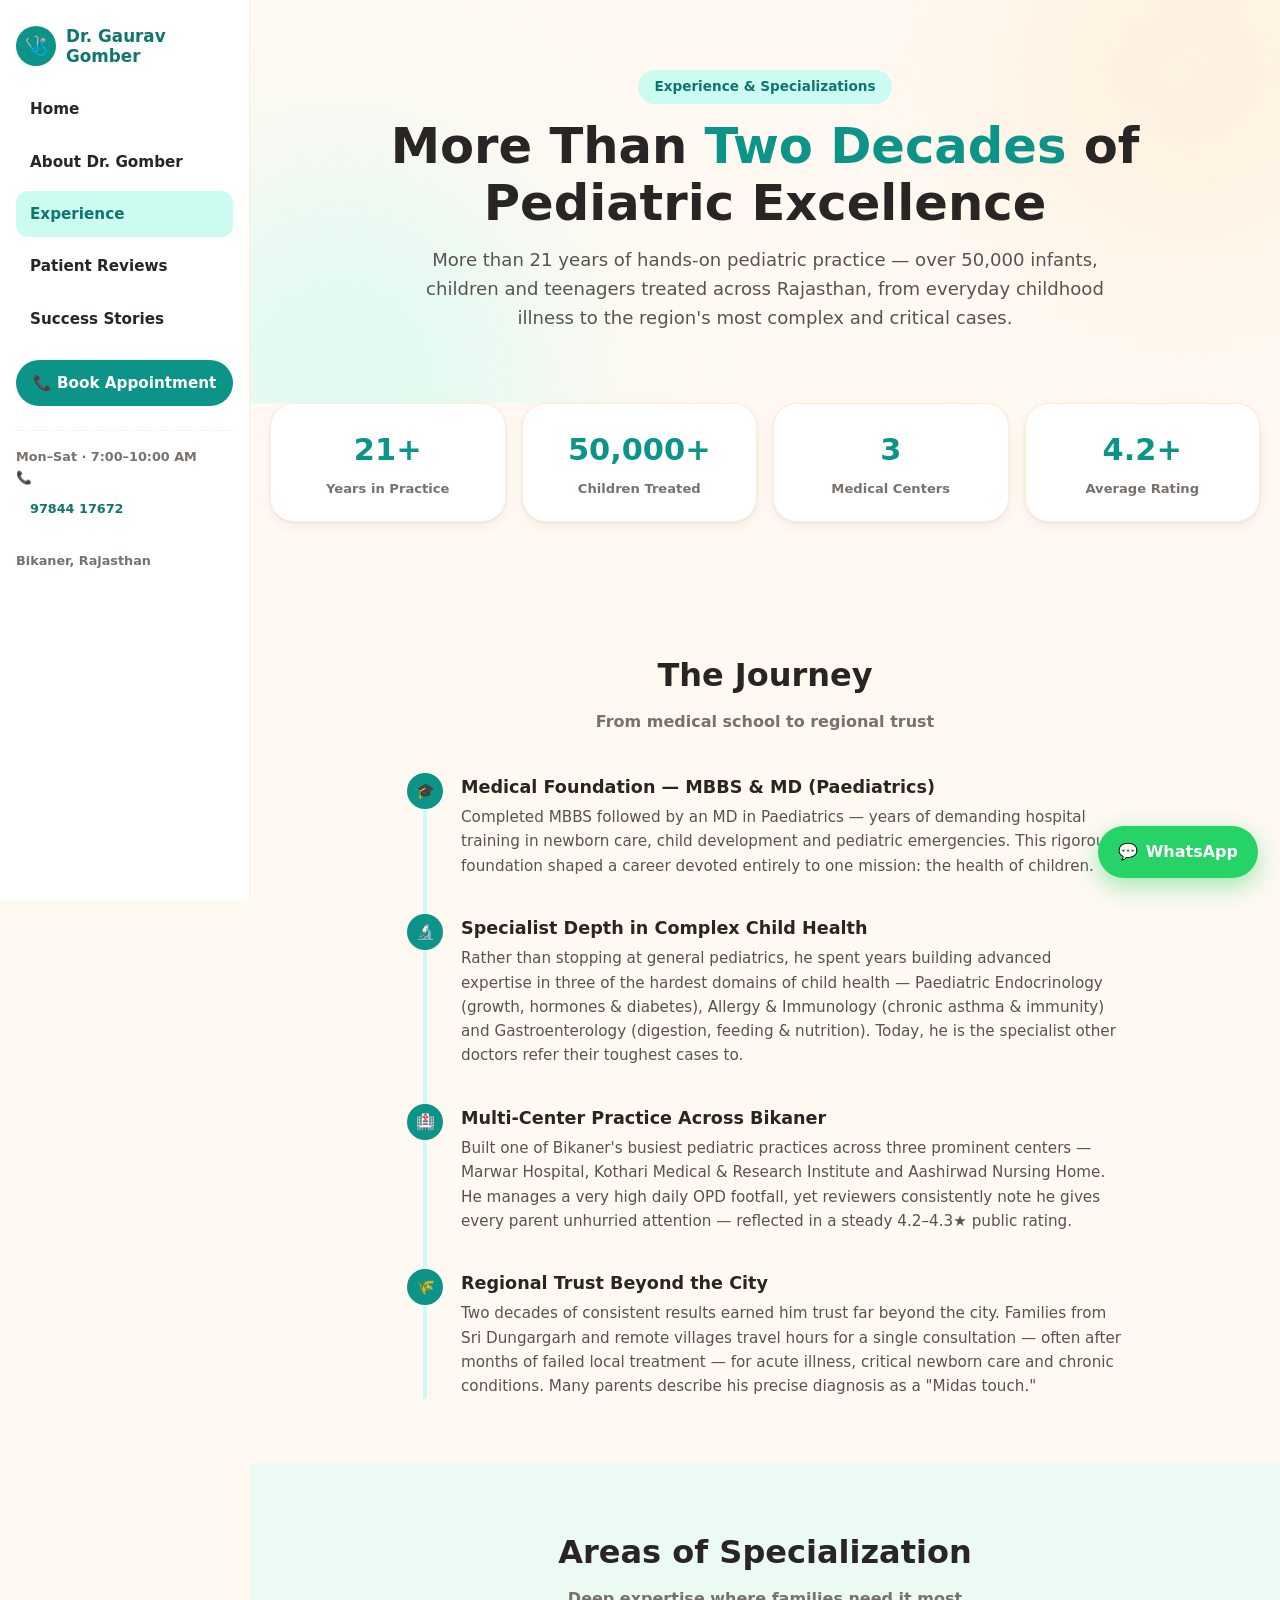
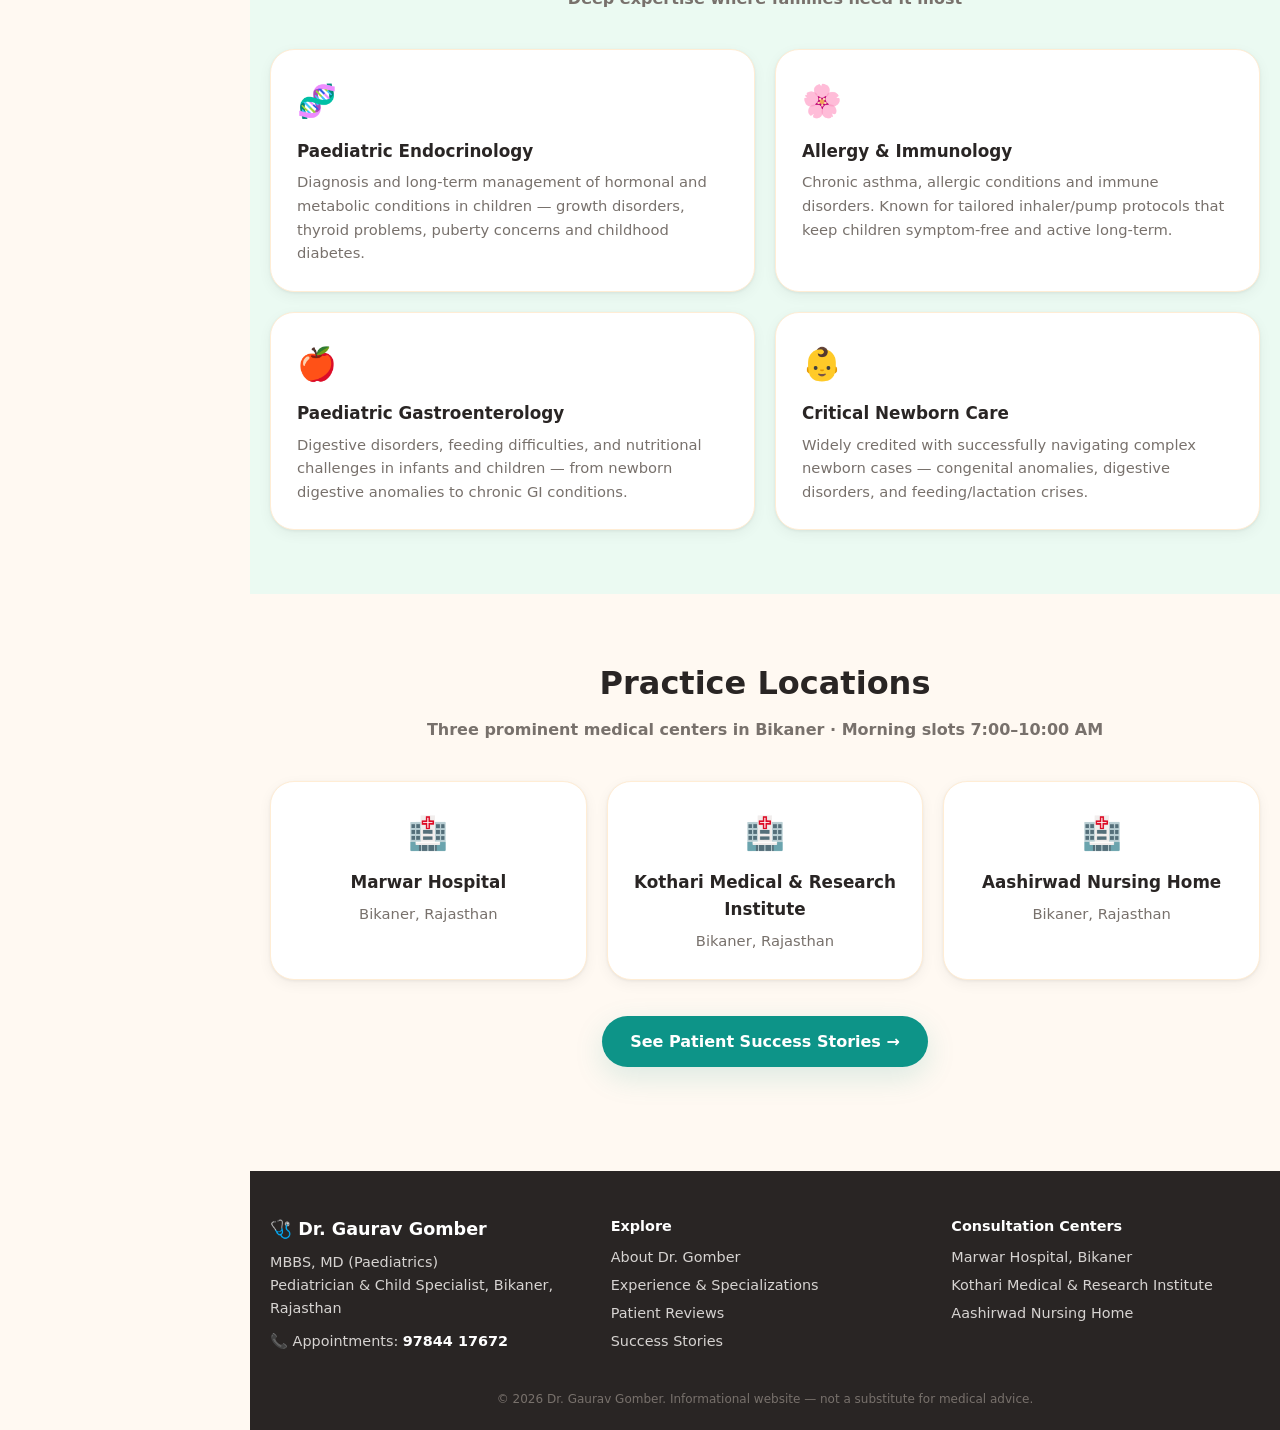
<file: experience.html>
<!DOCTYPE html>
<html lang="en">
<head>
<meta charset="UTF-8">
<meta name="viewport" content="width=device-width, initial-scale=1.0">
<title>Experience & Specializations — Dr. Gaurav Gomber | Pediatrician Bikaner</title>
<meta name="description" content="21+ years of pediatric experience: Paediatric Endocrinology, Allergy & Immunology, Gastroenterology and critical newborn care across three Bikaner medical centers.">
<style>
/* ============ Dr. Gaurav Gomber — Warm & Friendly Pediatric Theme ============ */
:root{
  --cream:#FFF9F2; --teal:#0D9488; --teal-dark:#0F766E; --teal-light:#CCFBF1;
  --peach:#FB923C; --peach-light:#FFEDD5; --ink:#292524;
  --stone-4:#A8A29E; --stone-5:#78716C; --stone-6:#57534E;
  --amber:#FBBF24; --border:#FFEDD5; --radius:24px;
  --shadow:0 1px 3px rgba(0,0,0,.06),0 4px 14px rgba(0,0,0,.05);
  --shadow-lg:0 10px 30px rgba(13,148,136,.15);
}
*{margin:0;padding:0;box-sizing:border-box}
html{scroll-behavior:smooth}
body{font-family:'Segoe UI',system-ui,-apple-system,Arial,sans-serif;background:var(--cream);color:var(--ink);line-height:1.6;-webkit-font-smoothing:antialiased}
img{max-width:100%}
a{color:inherit;text-decoration:none}
.container{max-width:1100px;margin:0 auto;padding:0 20px}

/* ---- Left Sidebar Nav ---- */
body{padding-left:250px}
.site-header{position:fixed;top:0;left:0;bottom:0;width:250px;z-index:50;background:#fff;border-right:1px solid var(--border);padding:26px 16px;overflow-y:auto}
.nav{display:flex;flex-direction:column;gap:20px}
.brand{display:flex;align-items:center;gap:10px;font-weight:800;font-size:1.05rem;color:var(--teal-dark);line-height:1.2}
.brand-icon{display:grid;place-items:center;flex:none;width:40px;height:40px;border-radius:50%;background:var(--teal);color:#fff;font-size:1.15rem}
.menu-btn{display:none;background:none;border:none;cursor:pointer;padding:8px;border-radius:10px;font-size:1.4rem;color:var(--ink)}
.menu-btn:hover{background:var(--peach-light)}
.nav-menu{display:flex;flex-direction:column;list-style:none;gap:6px;font-weight:700;font-size:.95rem}
.nav-menu a{display:block;padding:11px 14px;border-radius:12px;color:var(--ink)}
.nav-menu a:hover{background:var(--peach-light);color:var(--teal-dark)}
.nav-menu a[aria-current="page"]{background:var(--teal-light);color:var(--teal-dark)}
.nav-cta{background:var(--teal);color:#fff !important;text-align:center;border-radius:999px !important;margin-top:12px}
.nav-cta:hover{background:var(--teal-dark)}
.sidebar-contact{margin-top:18px;padding-top:16px;border-top:1px dashed var(--border);font-size:.8rem;color:var(--stone-5);font-weight:600}
.sidebar-contact a{color:var(--teal-dark);font-weight:800}
@media(max-width:820px){
  body{padding-left:0}
  .site-header{position:sticky;top:0;left:auto;right:auto;bottom:auto;width:100%;border-right:0;border-bottom:1px solid var(--border);padding:10px 16px;overflow:visible;background:rgba(255,255,255,.97)}
  .nav{flex-direction:row;flex-wrap:wrap;align-items:center;justify-content:space-between;gap:0}
  .menu-btn{display:block}
  .nav-menu{display:none;width:100%;padding:10px 0}
  .nav-menu.open{display:flex}
  .sidebar-contact{display:none}
}

/* ---- Hero ---- */
.hero{position:relative;overflow:hidden;padding:70px 0}
.hero::before,.hero::after{content:"";position:absolute;width:420px;height:420px;border-radius:50%;filter:blur(90px);opacity:.6;z-index:0}
.hero::before{top:-140px;right:-120px;background:var(--peach-light)}
.hero::after{bottom:-180px;left:-120px;background:var(--teal-light)}
.hero .container{position:relative;z-index:1}
.hero-grid{display:grid;grid-template-columns:1.1fr .9fr;gap:44px;align-items:center}
@media(max-width:820px){.hero-grid{grid-template-columns:1fr}.hero{padding:44px 0}}
.hero h1{font-size:clamp(2rem,5vw,3.1rem);font-weight:900;line-height:1.15;margin:14px 0}
.hero p.lead{font-size:1.13rem;color:var(--stone-6);margin-bottom:28px}
.accent{color:var(--teal)}
.badge{display:inline-block;padding:6px 16px;border-radius:999px;font-weight:700;font-size:.85rem}
.badge-teal{background:var(--teal-light);color:var(--teal-dark)}
.badge-peach{background:var(--peach-light);color:#C2540A}
.center{text-align:center}

/* ---- Buttons ---- */
.btn{display:inline-block;padding:13px 28px;border-radius:999px;font-weight:700;font-size:1rem;cursor:pointer;transition:.2s;border:none;font-family:inherit}
.btn-primary{background:var(--teal);color:#fff;box-shadow:var(--shadow-lg)}
.btn-primary:hover{background:var(--teal-dark)}
.btn-outline{background:#fff;border:2px solid var(--peach);color:var(--ink)}
.btn-outline:hover{background:var(--peach-light)}
.btn-row{display:flex;gap:14px;flex-wrap:wrap}

/* ---- Cards & Grids ---- */
.card{background:#fff;border:1px solid var(--border);border-radius:var(--radius);padding:26px;box-shadow:var(--shadow)}
.card:hover{box-shadow:0 6px 22px rgba(0,0,0,.08)}
.card .icon{font-size:2rem;margin-bottom:10px}
.card h3{font-weight:800;margin-bottom:6px;font-size:1.05rem}
.card p{font-size:.92rem;color:var(--stone-5)}
.grid{display:grid;gap:20px}
.grid-2{grid-template-columns:repeat(2,1fr)}
.grid-3{grid-template-columns:repeat(3,1fr)}
.grid-4{grid-template-columns:repeat(4,1fr)}
@media(max-width:900px){.grid-4{grid-template-columns:repeat(2,1fr)}.grid-3{grid-template-columns:1fr}.grid-2{grid-template-columns:1fr}}
@media(max-width:520px){.grid-4{grid-template-columns:1fr}}

/* ---- Sections ---- */
.section{padding:64px 0}
.section-alt{background:rgba(204,251,241,.4)}
.section h2{font-size:2rem;font-weight:900;text-align:center;margin-bottom:8px}
.section .sub{text-align:center;color:var(--stone-5);font-weight:600;margin-bottom:38px}
.link-more{display:block;text-align:center;margin-top:30px;font-weight:700;color:var(--teal)}
.link-more:hover{text-decoration:underline}

/* ---- Stats ---- */
.stats{display:grid;grid-template-columns:repeat(4,1fr);gap:16px;text-align:center}
@media(max-width:700px){.stats{grid-template-columns:repeat(2,1fr)}}
.stat{background:#fff;border:1px solid var(--border);border-radius:var(--radius);padding:22px;box-shadow:var(--shadow)}
.stat .num{font-size:1.9rem;font-weight:900;color:var(--teal)}
.stat .lbl{font-size:.82rem;font-weight:700;color:var(--stone-5);margin-top:4px}

/* ---- Profile card ---- */
.profile-card{background:#fff;border-radius:var(--radius);border:1px solid var(--border);box-shadow:0 12px 34px rgba(0,0,0,.08);padding:34px}
.avatar{width:104px;height:104px;border-radius:50%;background:linear-gradient(135deg,var(--teal),var(--teal-dark));display:grid;place-items:center;font-size:2.6rem;color:#fff;margin:0 auto 14px;overflow:hidden;border:4px solid var(--teal-light)}
.avatar img{width:100%;height:100%;object-fit:cover;border-radius:50%}
.profile-card h2,.profile-card h3{text-align:center;font-weight:800}
.profile-sub{text-align:center;color:var(--stone-5);font-weight:600;margin-bottom:22px}
.mini-stats{display:grid;grid-template-columns:repeat(3,1fr);gap:10px;text-align:center}
.mini-stats>div{background:var(--cream);border-radius:16px;padding:12px 6px}
.mini-stats .num{font-size:1.4rem;font-weight:900;color:var(--teal)}
.mini-stats .lbl{font-size:.7rem;font-weight:700;color:var(--stone-5)}
.fact-list{list-style:none;font-size:.92rem}
.fact-list li{display:flex;gap:10px;margin-bottom:12px}

/* ---- Timeline ---- */
.timeline{list-style:none;position:relative;margin-left:18px;border-left:4px solid var(--teal-light)}
.timeline li{position:relative;padding:0 0 36px 34px}
.timeline li:last-child{padding-bottom:0}
.tl-dot{position:absolute;left:-20px;top:0;width:36px;height:36px;border-radius:50%;background:var(--teal);color:#fff;display:grid;place-items:center;font-size:.95rem}
.timeline h3{font-weight:800;font-size:1.1rem;margin-bottom:4px}
.timeline p{color:var(--stone-6);font-size:.95rem}

/* ---- Reviews ---- */
.rating-box{display:inline-block;background:#fff;border:1px solid var(--border);border-radius:var(--radius);box-shadow:0 12px 34px rgba(0,0,0,.08);padding:34px 48px}
.rating-box .big{font-size:3.6rem;font-weight:900;color:var(--teal);line-height:1}
.stars{color:var(--amber);font-size:1.5rem;letter-spacing:3px;margin:8px 0}
.stars .off{color:#D6D3D1}
blockquote.review{background:#fff;border-radius:var(--radius);box-shadow:var(--shadow);padding:24px;display:flex;flex-direction:column;border:1px solid var(--border)}
blockquote.review .stars{font-size:1rem;margin:0 0 8px}
blockquote.review p{font-size:.92rem;color:var(--stone-6);flex:1}
blockquote.review footer{margin-top:14px;font-size:.85rem;font-weight:700;color:var(--stone-5)}
.note{font-size:.75rem;color:var(--stone-4);text-align:center;margin-top:26px}

/* ---- Story cards ---- */
.story{background:#fff;border:1px solid var(--border);border-radius:var(--radius);box-shadow:var(--shadow);overflow:hidden;display:grid;grid-template-columns:1fr 2fr;margin-bottom:28px}
.story.flip{grid-template-columns:2fr 1fr}
@media(max-width:760px){.story,.story.flip{grid-template-columns:1fr}}
.story-visual{display:grid;place-items:center;padding:36px;text-align:center;font-weight:900}
.story-visual .big-icon{font-size:3.6rem;display:block;margin-bottom:8px}
.bg-teal-soft{background:rgba(204,251,241,.65);color:var(--teal-dark)}
.bg-peach-soft{background:var(--peach-light);color:#C2540A}
.story-body{padding:32px}
.story-body h2{font-size:1.5rem;font-weight:900;margin-bottom:12px;text-align:left}
.story-body p{color:var(--stone-6);margin-bottom:14px}
.outcome{background:var(--cream);border-radius:16px;padding:14px 18px;font-size:.9rem;font-weight:700;color:var(--teal-dark);margin-bottom:0}

/* ---- Prose blocks ---- */
.prose-card{background:#fff;border:1px solid var(--border);border-radius:var(--radius);box-shadow:var(--shadow);padding:32px;margin-bottom:22px}
.prose-card h3{font-size:1.4rem;font-weight:900;margin-bottom:10px}
.prose-card p{color:var(--stone-6);margin-bottom:10px}
.prose-card p:last-child{margin-bottom:0}
.about-grid{display:grid;grid-template-columns:1fr 2fr;gap:30px;align-items:start}
@media(max-width:820px){.about-grid{grid-template-columns:1fr}}

/* ---- Footer ---- */
.site-footer{background:var(--ink);color:#D6D3D1;padding:44px 0 20px;margin-top:40px}
.footer-grid{display:grid;grid-template-columns:repeat(3,1fr);gap:32px;font-size:.9rem}
@media(max-width:760px){.footer-grid{grid-template-columns:1fr}}
.site-footer .ft-title{font-weight:800;color:#fff;font-size:1.1rem;margin-bottom:8px}
.site-footer .ft-head{font-weight:700;color:#fff;margin-bottom:8px}
.site-footer ul{list-style:none}
.site-footer li{margin-bottom:5px}
.site-footer a:hover{color:#fff}
.copyright{text-align:center;color:#78716C;font-size:.75rem;margin-top:32px}

/* ---- Booking ---- */
.booking-box{background:#fff;border:1px solid var(--border);border-radius:var(--radius);box-shadow:var(--shadow);padding:32px;max-width:780px;margin:0 auto}
.booking-box h3{font-size:1.3rem;font-weight:900;margin-bottom:18px}
.form-grid{display:grid;grid-template-columns:1fr 1fr;gap:16px}
@media(max-width:600px){.form-grid{grid-template-columns:1fr}}
.form-grid label{font-weight:700;font-size:.85rem;color:var(--stone-6);display:flex;flex-direction:column;gap:6px}
.form-grid input,.form-grid select{padding:11px 14px;border:2px solid var(--border);border-radius:12px;font:inherit;background:var(--cream)}
.form-grid input:focus,.form-grid select:focus{outline:none;border-color:var(--teal)}
.slot-label{font-weight:700;font-size:.85rem;color:var(--stone-6);margin:18px 0 8px}
.slot-chips{display:flex;flex-wrap:wrap;gap:10px}
.chip{padding:9px 18px;border-radius:999px;border:2px solid var(--teal-light);background:#fff;font-weight:700;cursor:pointer;font-family:inherit;font-size:.9rem}
.chip:hover{border-color:var(--teal)}
.chip.on{background:var(--teal);border-color:var(--teal);color:#fff}
.slot-times{margin-top:10px;background:var(--cream);border-radius:12px;padding:10px;font-size:.85rem}

/* ---- Floating WhatsApp ---- */
.fab-wa{position:fixed;right:22px;bottom:22px;z-index:60;display:flex;align-items:center;gap:8px;background:#25D366;color:#fff;font-weight:800;padding:13px 20px;border-radius:999px;box-shadow:0 8px 24px rgba(37,211,102,.45);transition:.2s}
.fab-wa:hover{transform:scale(1.06)}
@media(max-width:600px){.fab-wa span{display:none}.fab-wa{padding:14px}}

/* ---- FAQ ---- */
.faq{max-width:760px;margin:0 auto}
.faq details{background:#fff;border:1px solid var(--border);border-radius:18px;padding:18px 22px;margin-bottom:12px;box-shadow:var(--shadow)}
.faq summary{font-weight:800;cursor:pointer;list-style:none;display:flex;justify-content:space-between;align-items:center;gap:10px}
.faq summary::after{content:"+";font-size:1.4rem;color:var(--teal);font-weight:900}
.faq details[open] summary::after{content:"\2212"}
.faq details p{margin-top:10px;color:var(--stone-6);font-size:.95rem}

/* ---- Guide cards ---- */
.alert-card{background:#FFF5F5;border:1px solid #FECACA;border-radius:var(--radius);padding:26px}
.alert-card h3{color:#B91C1C;font-weight:900;margin-bottom:10px}
.alert-card ul,.tip-card ul{list-style:none;font-size:.93rem;color:var(--stone-6)}
.alert-card li{padding:6px 0;border-bottom:1px dashed #FECACA}
.alert-card li:last-child{border:0}
.tip-card{background:#F0FDFA;border:1px solid var(--teal-light);border-radius:var(--radius);padding:26px}
.tip-card h3{color:var(--teal-dark);font-weight:900;margin-bottom:10px}
.tip-card li{padding:6px 0;border-bottom:1px dashed var(--teal-light)}
.tip-card li:last-child{border:0}

/* ---- Reveal animation ---- */
@media(prefers-reduced-motion:no-preference){
.reveal{opacity:0;transform:translateY(22px);transition:opacity .6s ease,transform .6s ease}
.reveal.in{opacity:1;transform:none}
}
</style>
</head>
<body>

<header class="site-header">
  <nav class="nav" aria-label="Main navigation">
    <a href="index.html" class="brand"><span class="brand-icon" aria-hidden="true">&#129658;</span>Dr. Gaurav Gomber</a>
    <button id="menuBtn" class="menu-btn" aria-label="Toggle menu" aria-expanded="false" aria-controls="navMenu">&#9776;</button>
    <ul id="navMenu" class="nav-menu">
      <li><a href="index.html">Home</a></li>
      <li><a href="about.html">About Dr. Gomber</a></li>
      <li><a href="experience.html" aria-current="page">Experience</a></li>
      <li><a href="reviews.html">Patient Reviews</a></li>
      <li><a href="stories.html">Success Stories</a></li>
      <li><a href="index.html#visit" class="nav-cta">&#128222; Book Appointment</a></li>
      <li class="sidebar-contact">Mon&ndash;Sat &middot; 7:00&ndash;10:00 AM<br>&#128222; <a href="tel:+919784417672">97844 17672</a><br>Bikaner, Rajasthan</li>
    </ul>
  </nav>
</header>

<section class="hero">
  <div class="container center">
    <span class="badge badge-teal">Experience & Specializations</span>
    <h1>More Than <span class="accent">Two Decades</span> of Pediatric Excellence</h1>
    <p class="lead" style="max-width:680px;margin:0 auto">More than 21 years of hands-on pediatric practice &mdash; over 50,000 infants, children and teenagers treated across Rajasthan, from everyday childhood illness to the region's most complex and critical cases.</p>
  </div>
</section>

<section class="section" style="padding-top:0">
  <div class="container">
    <div class="stats">
      <div class="stat"><div class="num">21+</div><div class="lbl">Years in Practice</div></div>
      <div class="stat"><div class="num">50,000+</div><div class="lbl">Children Treated</div></div>
      <div class="stat"><div class="num">3</div><div class="lbl">Medical Centers</div></div>
      <div class="stat"><div class="num">4.2+</div><div class="lbl">Average Rating</div></div>
    </div>
  </div>
</section>

<section class="section">
  <div class="container" style="max-width:760px">
    <h2>The Journey</h2>
    <p class="sub">From medical school to regional trust</p>
    <ol class="timeline">
      <li>
        <span class="tl-dot" aria-hidden="true">&#127891;</span>
        <h3>Medical Foundation &mdash; MBBS & MD (Paediatrics)</h3>
        <p>Completed MBBS followed by an MD in Paediatrics &mdash; years of demanding hospital training in newborn care, child development and pediatric emergencies. This rigorous foundation shaped a career devoted entirely to one mission: the health of children.</p>
      </li>
      <li>
        <span class="tl-dot" aria-hidden="true">&#128300;</span>
        <h3>Specialist Depth in Complex Child Health</h3>
        <p>Rather than stopping at general pediatrics, he spent years building advanced expertise in three of the hardest domains of child health &mdash; Paediatric Endocrinology (growth, hormones & diabetes), Allergy & Immunology (chronic asthma & immunity) and Gastroenterology (digestion, feeding & nutrition). Today, he is the specialist other doctors refer their toughest cases to.</p>
      </li>
      <li>
        <span class="tl-dot" aria-hidden="true">&#127973;</span>
        <h3>Multi-Center Practice Across Bikaner</h3>
        <p>Built one of Bikaner's busiest pediatric practices across three prominent centers &mdash; Marwar Hospital, Kothari Medical & Research Institute and Aashirwad Nursing Home. He manages a very high daily OPD footfall, yet reviewers consistently note he gives every parent unhurried attention &mdash; reflected in a steady 4.2&ndash;4.3&#9733; public rating.</p>
      </li>
      <li>
        <span class="tl-dot" aria-hidden="true">&#127806;</span>
        <h3>Regional Trust Beyond the City</h3>
        <p>Two decades of consistent results earned him trust far beyond the city. Families from Sri Dungargarh and remote villages travel hours for a single consultation &mdash; often after months of failed local treatment &mdash; for acute illness, critical newborn care and chronic conditions. Many parents describe his precise diagnosis as a "Midas touch."</p>
      </li>
    </ol>
  </div>
</section>

<section class="section section-alt">
  <div class="container">
    <h2>Areas of Specialization</h2>
    <p class="sub">Deep expertise where families need it most</p>
    <div class="grid grid-2">
      <article class="card"><div class="icon" aria-hidden="true">&#129516;</div><h3>Paediatric Endocrinology</h3><p>Diagnosis and long-term management of hormonal and metabolic conditions in children &mdash; growth disorders, thyroid problems, puberty concerns and childhood diabetes.</p></article>
      <article class="card"><div class="icon" aria-hidden="true">&#127800;</div><h3>Allergy & Immunology</h3><p>Chronic asthma, allergic conditions and immune disorders. Known for tailored inhaler/pump protocols that keep children symptom-free and active long-term.</p></article>
      <article class="card"><div class="icon" aria-hidden="true">&#127822;</div><h3>Paediatric Gastroenterology</h3><p>Digestive disorders, feeding difficulties, and nutritional challenges in infants and children &mdash; from newborn digestive anomalies to chronic GI conditions.</p></article>
      <article class="card"><div class="icon" aria-hidden="true">&#128118;</div><h3>Critical Newborn Care</h3><p>Widely credited with successfully navigating complex newborn cases &mdash; congenital anomalies, digestive disorders, and feeding/lactation crises.</p></article>
    </div>
  </div>
</section>

<section class="section">
  <div class="container">
    <h2>Practice Locations</h2>
    <p class="sub">Three prominent medical centers in Bikaner &middot; Morning slots 7:00&ndash;10:00 AM</p>
    <div class="grid grid-3">
      <article class="card center"><div class="icon" aria-hidden="true">&#127973;</div><h3>Marwar Hospital</h3><p>Bikaner, Rajasthan</p></article>
      <article class="card center"><div class="icon" aria-hidden="true">&#127973;</div><h3>Kothari Medical & Research Institute</h3><p>Bikaner, Rajasthan</p></article>
      <article class="card center"><div class="icon" aria-hidden="true">&#127973;</div><h3>Aashirwad Nursing Home</h3><p>Bikaner, Rajasthan</p></article>
    </div>
    <div class="center" style="margin-top:36px">
      <a href="stories.html" class="btn btn-primary">See Patient Success Stories &rarr;</a>
    </div>
  </div>
</section>

<a class="fab-wa" href="https://wa.me/919784417672?text=Namaste%2C%20I%20want%20to%20consult%20Dr.%20Gaurav%20Gomber" target="_blank" rel="noopener" aria-label="Chat on WhatsApp">&#128172;<span>WhatsApp</span></a>
<footer class="site-footer">
  <div class="container footer-grid">
    <div>
      <p class="ft-title">&#129658; Dr. Gaurav Gomber</p>
      <p>MBBS, MD (Paediatrics)<br>Pediatrician & Child Specialist, Bikaner, Rajasthan</p>
      <p style="margin-top:10px">&#128222; Appointments: <a href="tel:+919784417672" style="color:#fff;font-weight:700">97844 17672</a></p>
    </div>
    <nav aria-label="Footer">
      <p class="ft-head">Explore</p>
      <ul>
        <li><a href="about.html">About Dr. Gomber</a></li>
        <li><a href="experience.html">Experience & Specializations</a></li>
        <li><a href="reviews.html">Patient Reviews</a></li>
        <li><a href="stories.html">Success Stories</a></li>
      </ul>
    </nav>
    <div>
      <p class="ft-head">Consultation Centers</p>
      <ul>
        <li>Marwar Hospital, Bikaner</li>
        <li>Kothari Medical & Research Institute</li>
        <li>Aashirwad Nursing Home</li>
      </ul>
    </div>
  </div>
  <p class="copyright">&copy; 2026 Dr. Gaurav Gomber. Informational website &mdash; not a substitute for medical advice.</p>
</footer>

<script>
var btn=document.getElementById('menuBtn'),menu=document.getElementById('navMenu');
btn.addEventListener('click',function(){var open=menu.classList.toggle('open');btn.setAttribute('aria-expanded',open);});
(function(){
  var els=document.querySelectorAll('.card,.stat,.prose-card,.story,blockquote.review,.profile-card');
  if(!('IntersectionObserver' in window))return;
  var io=new IntersectionObserver(function(es){es.forEach(function(e){if(e.isIntersecting){e.target.classList.add('in');io.unobserve(e.target)}})},{threshold:.12});
  els.forEach(function(el){el.classList.add('reveal');io.observe(el)});
})();
</script>

</body>
</html>
</file>
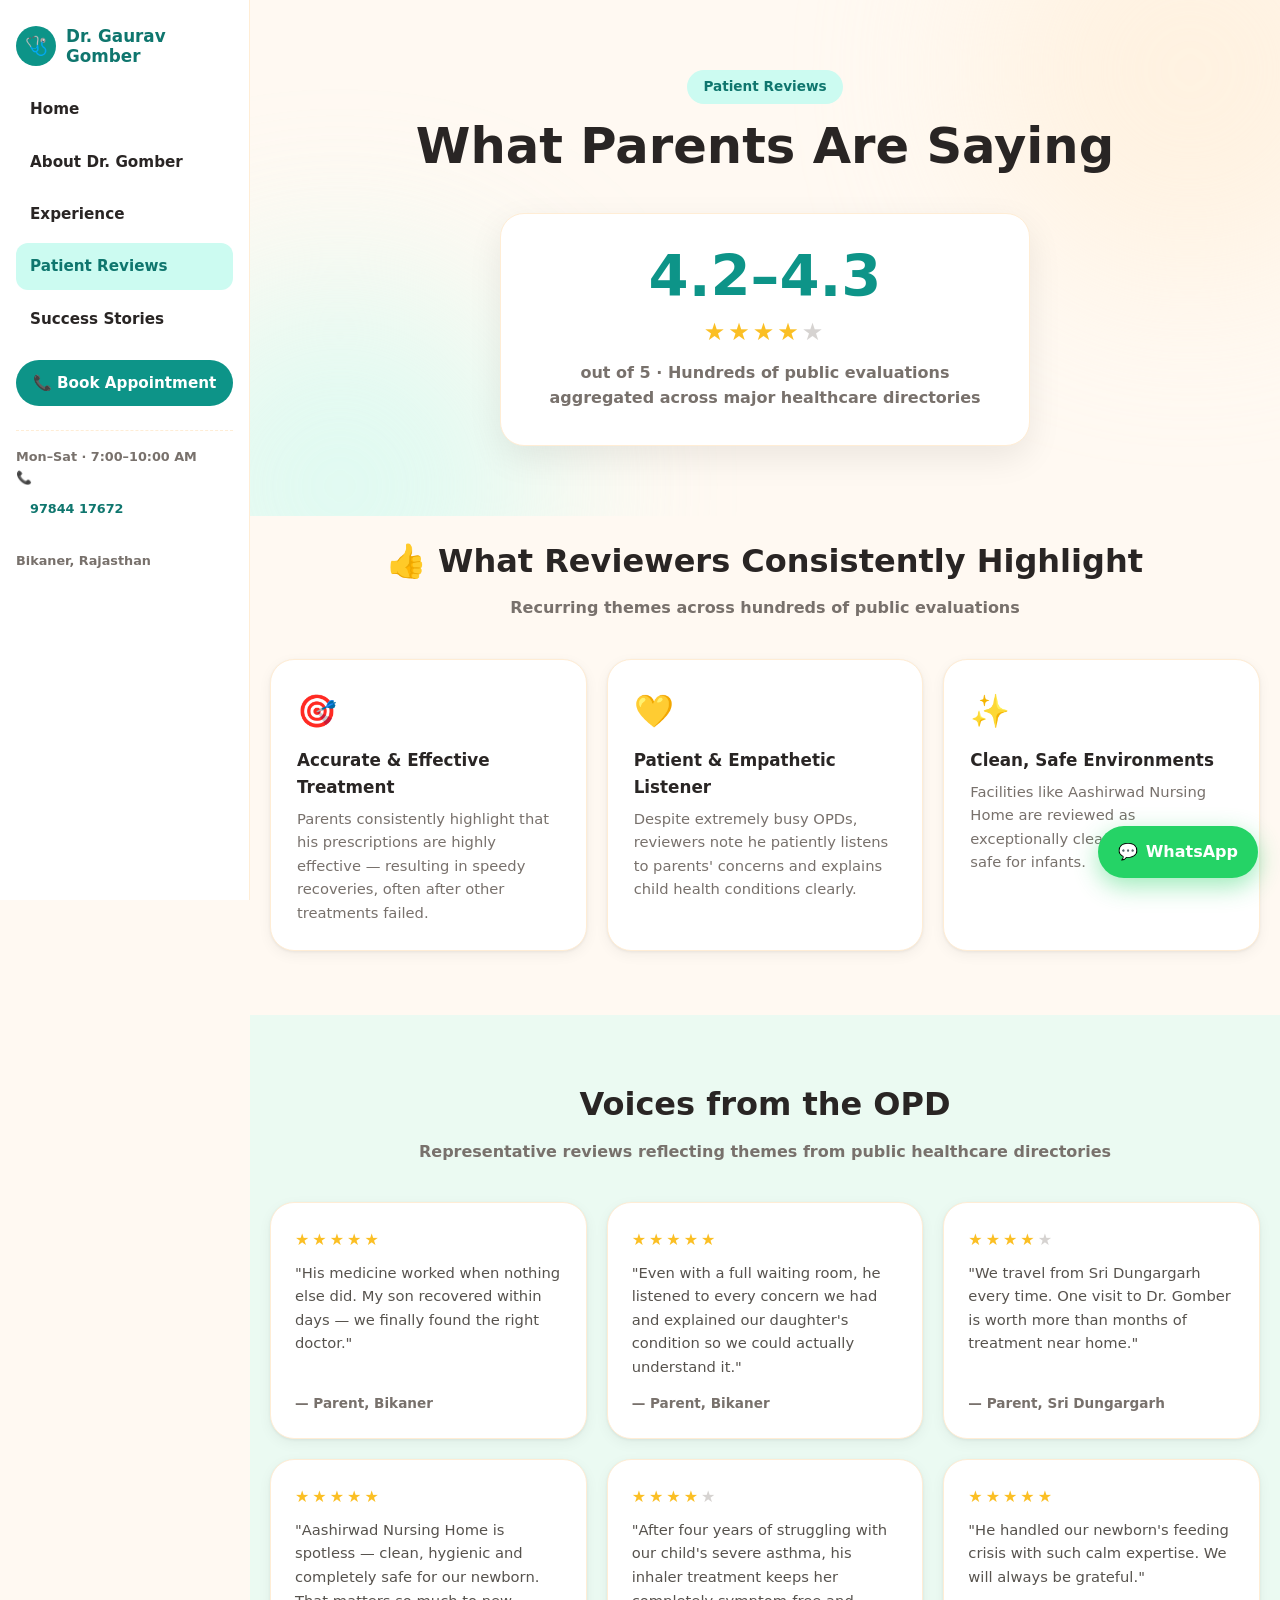
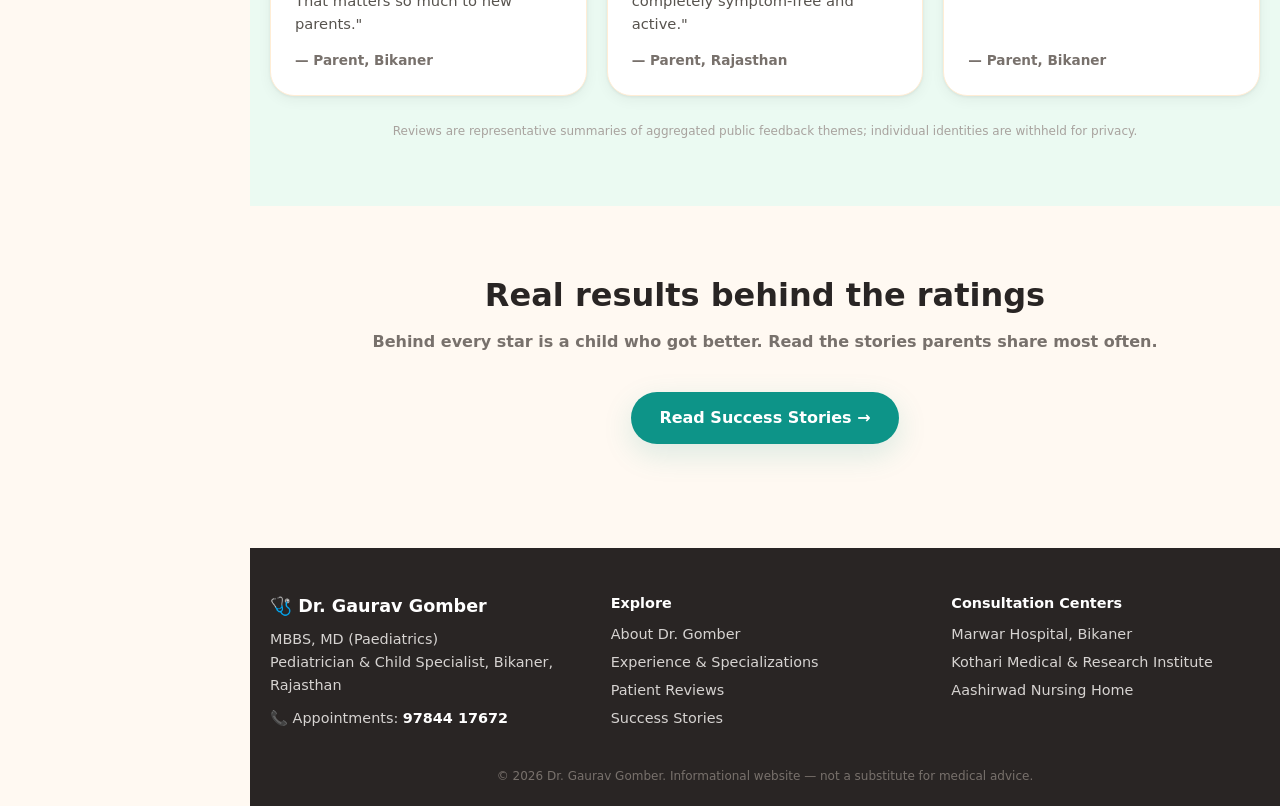
<file: reviews.html>
<!DOCTYPE html>
<html lang="en">
<head>
<meta charset="UTF-8">
<meta name="viewport" content="width=device-width, initial-scale=1.0">
<title>Patient Reviews — Dr. Gaurav Gomber | 4.2–4.3★ Pediatrician Bikaner</title>
<meta name="description" content="Hundreds of parent reviews rate Dr. Gaurav Gomber 4.2–4.3 out of 5 — praised for effective treatment, empathetic listening and clean, safe facilities.">
<style>
/* ============ Dr. Gaurav Gomber — Warm & Friendly Pediatric Theme ============ */
:root{
  --cream:#FFF9F2; --teal:#0D9488; --teal-dark:#0F766E; --teal-light:#CCFBF1;
  --peach:#FB923C; --peach-light:#FFEDD5; --ink:#292524;
  --stone-4:#A8A29E; --stone-5:#78716C; --stone-6:#57534E;
  --amber:#FBBF24; --border:#FFEDD5; --radius:24px;
  --shadow:0 1px 3px rgba(0,0,0,.06),0 4px 14px rgba(0,0,0,.05);
  --shadow-lg:0 10px 30px rgba(13,148,136,.15);
}
*{margin:0;padding:0;box-sizing:border-box}
html{scroll-behavior:smooth}
body{font-family:'Segoe UI',system-ui,-apple-system,Arial,sans-serif;background:var(--cream);color:var(--ink);line-height:1.6;-webkit-font-smoothing:antialiased}
img{max-width:100%}
a{color:inherit;text-decoration:none}
.container{max-width:1100px;margin:0 auto;padding:0 20px}

/* ---- Left Sidebar Nav ---- */
body{padding-left:250px}
.site-header{position:fixed;top:0;left:0;bottom:0;width:250px;z-index:50;background:#fff;border-right:1px solid var(--border);padding:26px 16px;overflow-y:auto}
.nav{display:flex;flex-direction:column;gap:20px}
.brand{display:flex;align-items:center;gap:10px;font-weight:800;font-size:1.05rem;color:var(--teal-dark);line-height:1.2}
.brand-icon{display:grid;place-items:center;flex:none;width:40px;height:40px;border-radius:50%;background:var(--teal);color:#fff;font-size:1.15rem}
.menu-btn{display:none;background:none;border:none;cursor:pointer;padding:8px;border-radius:10px;font-size:1.4rem;color:var(--ink)}
.menu-btn:hover{background:var(--peach-light)}
.nav-menu{display:flex;flex-direction:column;list-style:none;gap:6px;font-weight:700;font-size:.95rem}
.nav-menu a{display:block;padding:11px 14px;border-radius:12px;color:var(--ink)}
.nav-menu a:hover{background:var(--peach-light);color:var(--teal-dark)}
.nav-menu a[aria-current="page"]{background:var(--teal-light);color:var(--teal-dark)}
.nav-cta{background:var(--teal);color:#fff !important;text-align:center;border-radius:999px !important;margin-top:12px}
.nav-cta:hover{background:var(--teal-dark)}
.sidebar-contact{margin-top:18px;padding-top:16px;border-top:1px dashed var(--border);font-size:.8rem;color:var(--stone-5);font-weight:600}
.sidebar-contact a{color:var(--teal-dark);font-weight:800}
@media(max-width:820px){
  body{padding-left:0}
  .site-header{position:sticky;top:0;left:auto;right:auto;bottom:auto;width:100%;border-right:0;border-bottom:1px solid var(--border);padding:10px 16px;overflow:visible;background:rgba(255,255,255,.97)}
  .nav{flex-direction:row;flex-wrap:wrap;align-items:center;justify-content:space-between;gap:0}
  .menu-btn{display:block}
  .nav-menu{display:none;width:100%;padding:10px 0}
  .nav-menu.open{display:flex}
  .sidebar-contact{display:none}
}

/* ---- Hero ---- */
.hero{position:relative;overflow:hidden;padding:70px 0}
.hero::before,.hero::after{content:"";position:absolute;width:420px;height:420px;border-radius:50%;filter:blur(90px);opacity:.6;z-index:0}
.hero::before{top:-140px;right:-120px;background:var(--peach-light)}
.hero::after{bottom:-180px;left:-120px;background:var(--teal-light)}
.hero .container{position:relative;z-index:1}
.hero-grid{display:grid;grid-template-columns:1.1fr .9fr;gap:44px;align-items:center}
@media(max-width:820px){.hero-grid{grid-template-columns:1fr}.hero{padding:44px 0}}
.hero h1{font-size:clamp(2rem,5vw,3.1rem);font-weight:900;line-height:1.15;margin:14px 0}
.hero p.lead{font-size:1.13rem;color:var(--stone-6);margin-bottom:28px}
.accent{color:var(--teal)}
.badge{display:inline-block;padding:6px 16px;border-radius:999px;font-weight:700;font-size:.85rem}
.badge-teal{background:var(--teal-light);color:var(--teal-dark)}
.badge-peach{background:var(--peach-light);color:#C2540A}
.center{text-align:center}

/* ---- Buttons ---- */
.btn{display:inline-block;padding:13px 28px;border-radius:999px;font-weight:700;font-size:1rem;cursor:pointer;transition:.2s;border:none;font-family:inherit}
.btn-primary{background:var(--teal);color:#fff;box-shadow:var(--shadow-lg)}
.btn-primary:hover{background:var(--teal-dark)}
.btn-outline{background:#fff;border:2px solid var(--peach);color:var(--ink)}
.btn-outline:hover{background:var(--peach-light)}
.btn-row{display:flex;gap:14px;flex-wrap:wrap}

/* ---- Cards & Grids ---- */
.card{background:#fff;border:1px solid var(--border);border-radius:var(--radius);padding:26px;box-shadow:var(--shadow)}
.card:hover{box-shadow:0 6px 22px rgba(0,0,0,.08)}
.card .icon{font-size:2rem;margin-bottom:10px}
.card h3{font-weight:800;margin-bottom:6px;font-size:1.05rem}
.card p{font-size:.92rem;color:var(--stone-5)}
.grid{display:grid;gap:20px}
.grid-2{grid-template-columns:repeat(2,1fr)}
.grid-3{grid-template-columns:repeat(3,1fr)}
.grid-4{grid-template-columns:repeat(4,1fr)}
@media(max-width:900px){.grid-4{grid-template-columns:repeat(2,1fr)}.grid-3{grid-template-columns:1fr}.grid-2{grid-template-columns:1fr}}
@media(max-width:520px){.grid-4{grid-template-columns:1fr}}

/* ---- Sections ---- */
.section{padding:64px 0}
.section-alt{background:rgba(204,251,241,.4)}
.section h2{font-size:2rem;font-weight:900;text-align:center;margin-bottom:8px}
.section .sub{text-align:center;color:var(--stone-5);font-weight:600;margin-bottom:38px}
.link-more{display:block;text-align:center;margin-top:30px;font-weight:700;color:var(--teal)}
.link-more:hover{text-decoration:underline}

/* ---- Stats ---- */
.stats{display:grid;grid-template-columns:repeat(4,1fr);gap:16px;text-align:center}
@media(max-width:700px){.stats{grid-template-columns:repeat(2,1fr)}}
.stat{background:#fff;border:1px solid var(--border);border-radius:var(--radius);padding:22px;box-shadow:var(--shadow)}
.stat .num{font-size:1.9rem;font-weight:900;color:var(--teal)}
.stat .lbl{font-size:.82rem;font-weight:700;color:var(--stone-5);margin-top:4px}

/* ---- Profile card ---- */
.profile-card{background:#fff;border-radius:var(--radius);border:1px solid var(--border);box-shadow:0 12px 34px rgba(0,0,0,.08);padding:34px}
.avatar{width:104px;height:104px;border-radius:50%;background:linear-gradient(135deg,var(--teal),var(--teal-dark));display:grid;place-items:center;font-size:2.6rem;color:#fff;margin:0 auto 14px;overflow:hidden;border:4px solid var(--teal-light)}
.avatar img{width:100%;height:100%;object-fit:cover;border-radius:50%}
.profile-card h2,.profile-card h3{text-align:center;font-weight:800}
.profile-sub{text-align:center;color:var(--stone-5);font-weight:600;margin-bottom:22px}
.mini-stats{display:grid;grid-template-columns:repeat(3,1fr);gap:10px;text-align:center}
.mini-stats>div{background:var(--cream);border-radius:16px;padding:12px 6px}
.mini-stats .num{font-size:1.4rem;font-weight:900;color:var(--teal)}
.mini-stats .lbl{font-size:.7rem;font-weight:700;color:var(--stone-5)}
.fact-list{list-style:none;font-size:.92rem}
.fact-list li{display:flex;gap:10px;margin-bottom:12px}

/* ---- Timeline ---- */
.timeline{list-style:none;position:relative;margin-left:18px;border-left:4px solid var(--teal-light)}
.timeline li{position:relative;padding:0 0 36px 34px}
.timeline li:last-child{padding-bottom:0}
.tl-dot{position:absolute;left:-20px;top:0;width:36px;height:36px;border-radius:50%;background:var(--teal);color:#fff;display:grid;place-items:center;font-size:.95rem}
.timeline h3{font-weight:800;font-size:1.1rem;margin-bottom:4px}
.timeline p{color:var(--stone-6);font-size:.95rem}

/* ---- Reviews ---- */
.rating-box{display:inline-block;background:#fff;border:1px solid var(--border);border-radius:var(--radius);box-shadow:0 12px 34px rgba(0,0,0,.08);padding:34px 48px}
.rating-box .big{font-size:3.6rem;font-weight:900;color:var(--teal);line-height:1}
.stars{color:var(--amber);font-size:1.5rem;letter-spacing:3px;margin:8px 0}
.stars .off{color:#D6D3D1}
blockquote.review{background:#fff;border-radius:var(--radius);box-shadow:var(--shadow);padding:24px;display:flex;flex-direction:column;border:1px solid var(--border)}
blockquote.review .stars{font-size:1rem;margin:0 0 8px}
blockquote.review p{font-size:.92rem;color:var(--stone-6);flex:1}
blockquote.review footer{margin-top:14px;font-size:.85rem;font-weight:700;color:var(--stone-5)}
.note{font-size:.75rem;color:var(--stone-4);text-align:center;margin-top:26px}

/* ---- Story cards ---- */
.story{background:#fff;border:1px solid var(--border);border-radius:var(--radius);box-shadow:var(--shadow);overflow:hidden;display:grid;grid-template-columns:1fr 2fr;margin-bottom:28px}
.story.flip{grid-template-columns:2fr 1fr}
@media(max-width:760px){.story,.story.flip{grid-template-columns:1fr}}
.story-visual{display:grid;place-items:center;padding:36px;text-align:center;font-weight:900}
.story-visual .big-icon{font-size:3.6rem;display:block;margin-bottom:8px}
.bg-teal-soft{background:rgba(204,251,241,.65);color:var(--teal-dark)}
.bg-peach-soft{background:var(--peach-light);color:#C2540A}
.story-body{padding:32px}
.story-body h2{font-size:1.5rem;font-weight:900;margin-bottom:12px;text-align:left}
.story-body p{color:var(--stone-6);margin-bottom:14px}
.outcome{background:var(--cream);border-radius:16px;padding:14px 18px;font-size:.9rem;font-weight:700;color:var(--teal-dark);margin-bottom:0}

/* ---- Prose blocks ---- */
.prose-card{background:#fff;border:1px solid var(--border);border-radius:var(--radius);box-shadow:var(--shadow);padding:32px;margin-bottom:22px}
.prose-card h3{font-size:1.4rem;font-weight:900;margin-bottom:10px}
.prose-card p{color:var(--stone-6);margin-bottom:10px}
.prose-card p:last-child{margin-bottom:0}
.about-grid{display:grid;grid-template-columns:1fr 2fr;gap:30px;align-items:start}
@media(max-width:820px){.about-grid{grid-template-columns:1fr}}

/* ---- Footer ---- */
.site-footer{background:var(--ink);color:#D6D3D1;padding:44px 0 20px;margin-top:40px}
.footer-grid{display:grid;grid-template-columns:repeat(3,1fr);gap:32px;font-size:.9rem}
@media(max-width:760px){.footer-grid{grid-template-columns:1fr}}
.site-footer .ft-title{font-weight:800;color:#fff;font-size:1.1rem;margin-bottom:8px}
.site-footer .ft-head{font-weight:700;color:#fff;margin-bottom:8px}
.site-footer ul{list-style:none}
.site-footer li{margin-bottom:5px}
.site-footer a:hover{color:#fff}
.copyright{text-align:center;color:#78716C;font-size:.75rem;margin-top:32px}

/* ---- Booking ---- */
.booking-box{background:#fff;border:1px solid var(--border);border-radius:var(--radius);box-shadow:var(--shadow);padding:32px;max-width:780px;margin:0 auto}
.booking-box h3{font-size:1.3rem;font-weight:900;margin-bottom:18px}
.form-grid{display:grid;grid-template-columns:1fr 1fr;gap:16px}
@media(max-width:600px){.form-grid{grid-template-columns:1fr}}
.form-grid label{font-weight:700;font-size:.85rem;color:var(--stone-6);display:flex;flex-direction:column;gap:6px}
.form-grid input,.form-grid select{padding:11px 14px;border:2px solid var(--border);border-radius:12px;font:inherit;background:var(--cream)}
.form-grid input:focus,.form-grid select:focus{outline:none;border-color:var(--teal)}
.slot-label{font-weight:700;font-size:.85rem;color:var(--stone-6);margin:18px 0 8px}
.slot-chips{display:flex;flex-wrap:wrap;gap:10px}
.chip{padding:9px 18px;border-radius:999px;border:2px solid var(--teal-light);background:#fff;font-weight:700;cursor:pointer;font-family:inherit;font-size:.9rem}
.chip:hover{border-color:var(--teal)}
.chip.on{background:var(--teal);border-color:var(--teal);color:#fff}
.slot-times{margin-top:10px;background:var(--cream);border-radius:12px;padding:10px;font-size:.85rem}

/* ---- Floating WhatsApp ---- */
.fab-wa{position:fixed;right:22px;bottom:22px;z-index:60;display:flex;align-items:center;gap:8px;background:#25D366;color:#fff;font-weight:800;padding:13px 20px;border-radius:999px;box-shadow:0 8px 24px rgba(37,211,102,.45);transition:.2s}
.fab-wa:hover{transform:scale(1.06)}
@media(max-width:600px){.fab-wa span{display:none}.fab-wa{padding:14px}}

/* ---- FAQ ---- */
.faq{max-width:760px;margin:0 auto}
.faq details{background:#fff;border:1px solid var(--border);border-radius:18px;padding:18px 22px;margin-bottom:12px;box-shadow:var(--shadow)}
.faq summary{font-weight:800;cursor:pointer;list-style:none;display:flex;justify-content:space-between;align-items:center;gap:10px}
.faq summary::after{content:"+";font-size:1.4rem;color:var(--teal);font-weight:900}
.faq details[open] summary::after{content:"\2212"}
.faq details p{margin-top:10px;color:var(--stone-6);font-size:.95rem}

/* ---- Guide cards ---- */
.alert-card{background:#FFF5F5;border:1px solid #FECACA;border-radius:var(--radius);padding:26px}
.alert-card h3{color:#B91C1C;font-weight:900;margin-bottom:10px}
.alert-card ul,.tip-card ul{list-style:none;font-size:.93rem;color:var(--stone-6)}
.alert-card li{padding:6px 0;border-bottom:1px dashed #FECACA}
.alert-card li:last-child{border:0}
.tip-card{background:#F0FDFA;border:1px solid var(--teal-light);border-radius:var(--radius);padding:26px}
.tip-card h3{color:var(--teal-dark);font-weight:900;margin-bottom:10px}
.tip-card li{padding:6px 0;border-bottom:1px dashed var(--teal-light)}
.tip-card li:last-child{border:0}

/* ---- Reveal animation ---- */
@media(prefers-reduced-motion:no-preference){
.reveal{opacity:0;transform:translateY(22px);transition:opacity .6s ease,transform .6s ease}
.reveal.in{opacity:1;transform:none}
}
</style>
</head>
<body>

<header class="site-header">
  <nav class="nav" aria-label="Main navigation">
    <a href="index.html" class="brand"><span class="brand-icon" aria-hidden="true">&#129658;</span>Dr. Gaurav Gomber</a>
    <button id="menuBtn" class="menu-btn" aria-label="Toggle menu" aria-expanded="false" aria-controls="navMenu">&#9776;</button>
    <ul id="navMenu" class="nav-menu">
      <li><a href="index.html">Home</a></li>
      <li><a href="about.html">About Dr. Gomber</a></li>
      <li><a href="experience.html">Experience</a></li>
      <li><a href="reviews.html" aria-current="page">Patient Reviews</a></li>
      <li><a href="stories.html">Success Stories</a></li>
      <li><a href="index.html#visit" class="nav-cta">&#128222; Book Appointment</a></li>
      <li class="sidebar-contact">Mon&ndash;Sat &middot; 7:00&ndash;10:00 AM<br>&#128222; <a href="tel:+919784417672">97844 17672</a><br>Bikaner, Rajasthan</li>
    </ul>
  </nav>
</header>

<section class="hero">
  <div class="container center">
    <span class="badge badge-teal">Patient Reviews</span>
    <h1>What Parents Are Saying</h1>
    <div class="rating-box" style="margin-top:24px">
      <div class="big">4.2&ndash;4.3</div>
      <div class="stars" role="img" aria-label="4.3 out of 5 stars">&#9733;&#9733;&#9733;&#9733;<span class="off">&#9733;</span></div>
      <p style="font-weight:700;color:var(--stone-5)">out of 5 &middot; Hundreds of public evaluations<br>aggregated across major healthcare directories</p>
    </div>
  </div>
</section>

<section class="section" style="padding-top:20px">
  <div class="container">
    <h2>&#128077; What Reviewers Consistently Highlight</h2>
    <p class="sub">Recurring themes across hundreds of public evaluations</p>
    <div class="grid grid-3">
      <article class="card"><div class="icon" aria-hidden="true">&#127919;</div><h3>Accurate & Effective Treatment</h3><p>Parents consistently highlight that his prescriptions are highly effective &mdash; resulting in speedy recoveries, often after other treatments failed.</p></article>
      <article class="card"><div class="icon" aria-hidden="true">&#128155;</div><h3>Patient & Empathetic Listener</h3><p>Despite extremely busy OPDs, reviewers note he patiently listens to parents' concerns and explains child health conditions clearly.</p></article>
      <article class="card"><div class="icon" aria-hidden="true">&#10024;</div><h3>Clean, Safe Environments</h3><p>Facilities like Aashirwad Nursing Home are reviewed as exceptionally clean, hygienic, and safe for infants.</p></article>
    </div>
  </div>
</section>

<section class="section section-alt">
  <div class="container">
    <h2>Voices from the OPD</h2>
    <p class="sub">Representative reviews reflecting themes from public healthcare directories</p>
    <div class="grid grid-3">
      <blockquote class="review">
        <div class="stars" aria-label="5 stars">&#9733;&#9733;&#9733;&#9733;&#9733;</div>
        <p>"His medicine worked when nothing else did. My son recovered within days &mdash; we finally found the right doctor."</p>
        <footer>&mdash; Parent, Bikaner</footer>
      </blockquote>
      <blockquote class="review">
        <div class="stars" aria-label="5 stars">&#9733;&#9733;&#9733;&#9733;&#9733;</div>
        <p>"Even with a full waiting room, he listened to every concern we had and explained our daughter's condition so we could actually understand it."</p>
        <footer>&mdash; Parent, Bikaner</footer>
      </blockquote>
      <blockquote class="review">
        <div class="stars" aria-label="4 stars">&#9733;&#9733;&#9733;&#9733;<span class="off">&#9733;</span></div>
        <p>"We travel from Sri Dungargarh every time. One visit to Dr. Gomber is worth more than months of treatment near home."</p>
        <footer>&mdash; Parent, Sri Dungargarh</footer>
      </blockquote>
      <blockquote class="review">
        <div class="stars" aria-label="5 stars">&#9733;&#9733;&#9733;&#9733;&#9733;</div>
        <p>"Aashirwad Nursing Home is spotless &mdash; clean, hygienic and completely safe for our newborn. That matters so much to new parents."</p>
        <footer>&mdash; Parent, Bikaner</footer>
      </blockquote>
      <blockquote class="review">
        <div class="stars" aria-label="4 stars">&#9733;&#9733;&#9733;&#9733;<span class="off">&#9733;</span></div>
        <p>"After four years of struggling with our child's severe asthma, his inhaler treatment keeps her completely symptom-free and active."</p>
        <footer>&mdash; Parent, Rajasthan</footer>
      </blockquote>
      <blockquote class="review">
        <div class="stars" aria-label="5 stars">&#9733;&#9733;&#9733;&#9733;&#9733;</div>
        <p>"He handled our newborn's feeding crisis with such calm expertise. We will always be grateful."</p>
        <footer>&mdash; Parent, Bikaner</footer>
      </blockquote>
    </div>
    <p class="note">Reviews are representative summaries of aggregated public feedback themes; individual identities are withheld for privacy.</p>
  </div>
</section>

<section class="section center">
  <div class="container">
    <h2>Real results behind the ratings</h2>
    <p class="sub">Behind every star is a child who got better. Read the stories parents share most often.</p>
    <a href="stories.html" class="btn btn-primary">Read Success Stories &rarr;</a>
  </div>
</section>

<a class="fab-wa" href="https://wa.me/919784417672?text=Namaste%2C%20I%20want%20to%20consult%20Dr.%20Gaurav%20Gomber" target="_blank" rel="noopener" aria-label="Chat on WhatsApp">&#128172;<span>WhatsApp</span></a>
<footer class="site-footer">
  <div class="container footer-grid">
    <div>
      <p class="ft-title">&#129658; Dr. Gaurav Gomber</p>
      <p>MBBS, MD (Paediatrics)<br>Pediatrician & Child Specialist, Bikaner, Rajasthan</p>
      <p style="margin-top:10px">&#128222; Appointments: <a href="tel:+919784417672" style="color:#fff;font-weight:700">97844 17672</a></p>
    </div>
    <nav aria-label="Footer">
      <p class="ft-head">Explore</p>
      <ul>
        <li><a href="about.html">About Dr. Gomber</a></li>
        <li><a href="experience.html">Experience & Specializations</a></li>
        <li><a href="reviews.html">Patient Reviews</a></li>
        <li><a href="stories.html">Success Stories</a></li>
      </ul>
    </nav>
    <div>
      <p class="ft-head">Consultation Centers</p>
      <ul>
        <li>Marwar Hospital, Bikaner</li>
        <li>Kothari Medical & Research Institute</li>
        <li>Aashirwad Nursing Home</li>
      </ul>
    </div>
  </div>
  <p class="copyright">&copy; 2026 Dr. Gaurav Gomber. Informational website &mdash; not a substitute for medical advice.</p>
</footer>

<script>
var btn=document.getElementById('menuBtn'),menu=document.getElementById('navMenu');
btn.addEventListener('click',function(){var open=menu.classList.toggle('open');btn.setAttribute('aria-expanded',open);});
(function(){
  var els=document.querySelectorAll('.card,.stat,.prose-card,.story,blockquote.review,.profile-card');
  if(!('IntersectionObserver' in window))return;
  var io=new IntersectionObserver(function(es){es.forEach(function(e){if(e.isIntersecting){e.target.classList.add('in');io.unobserve(e.target)}})},{threshold:.12});
  els.forEach(function(el){el.classList.add('reveal');io.observe(el)});
})();
</script>

</body>
</html>
</file>
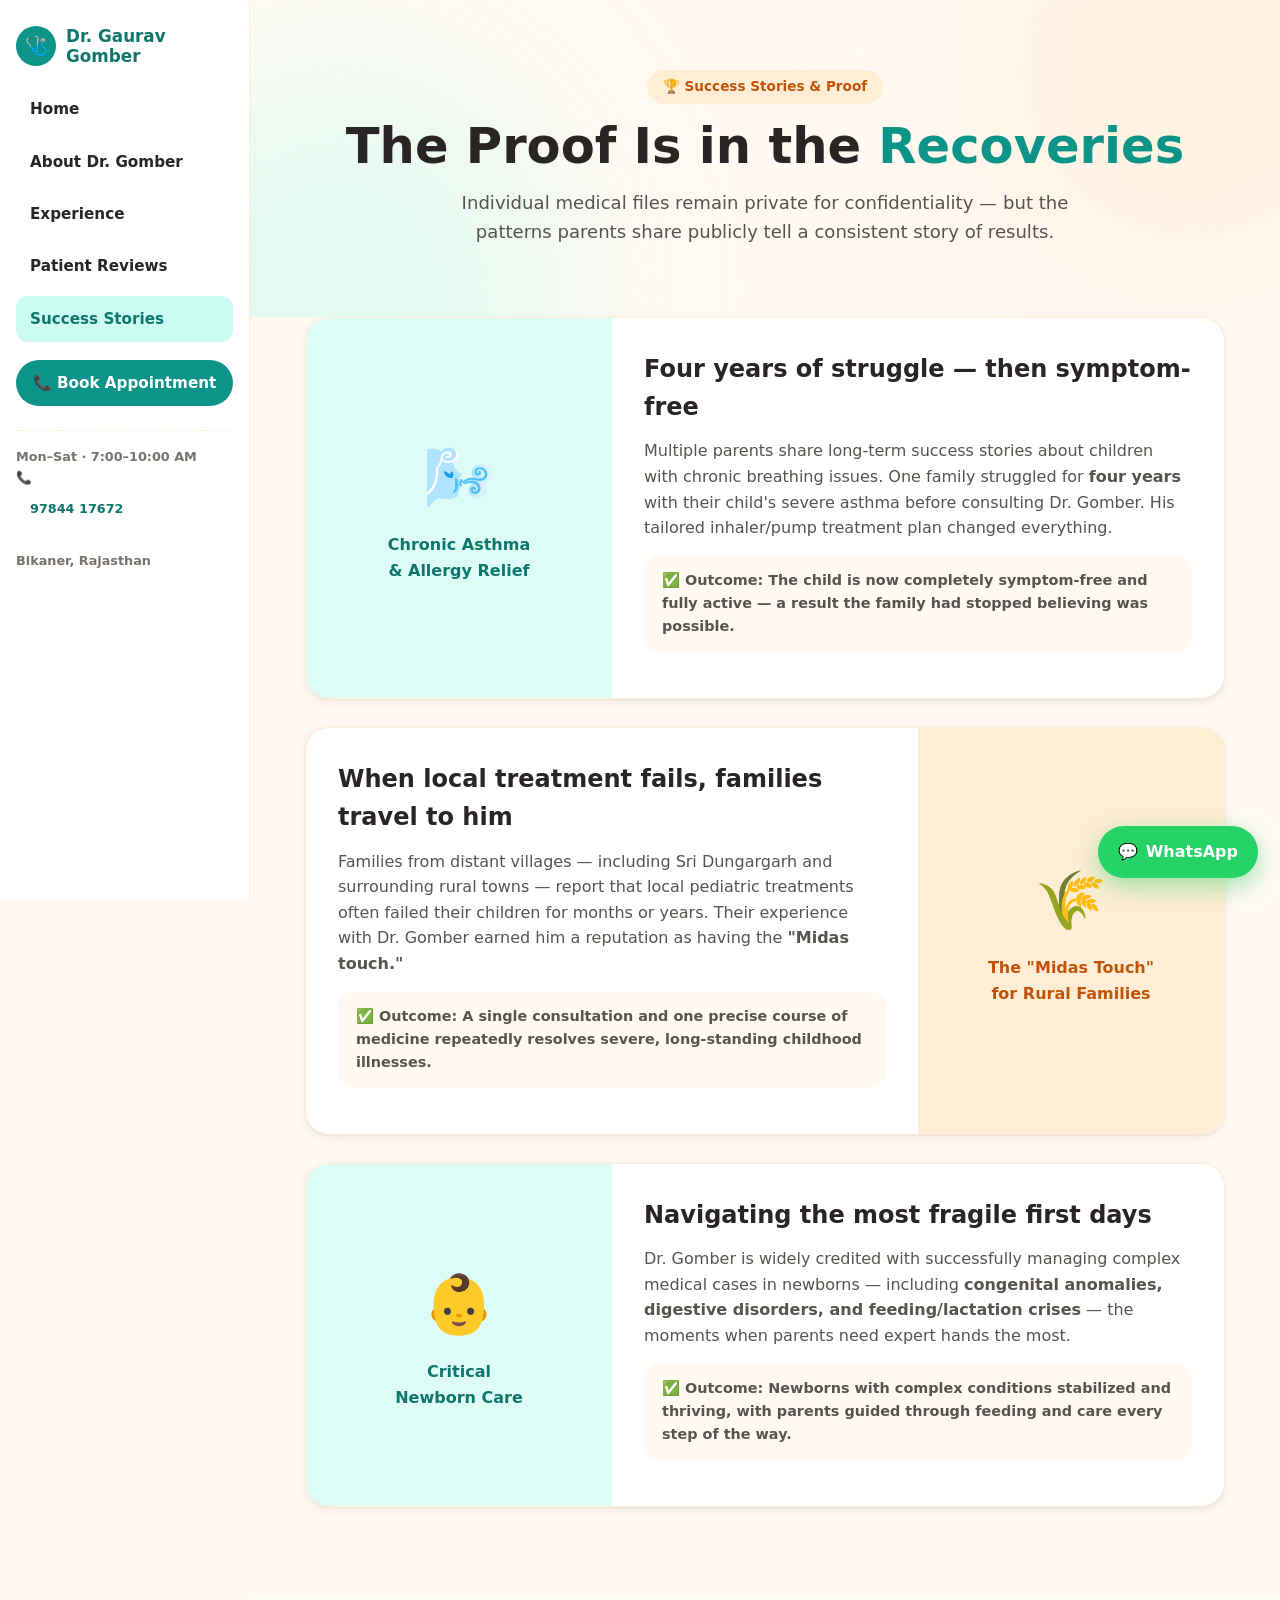
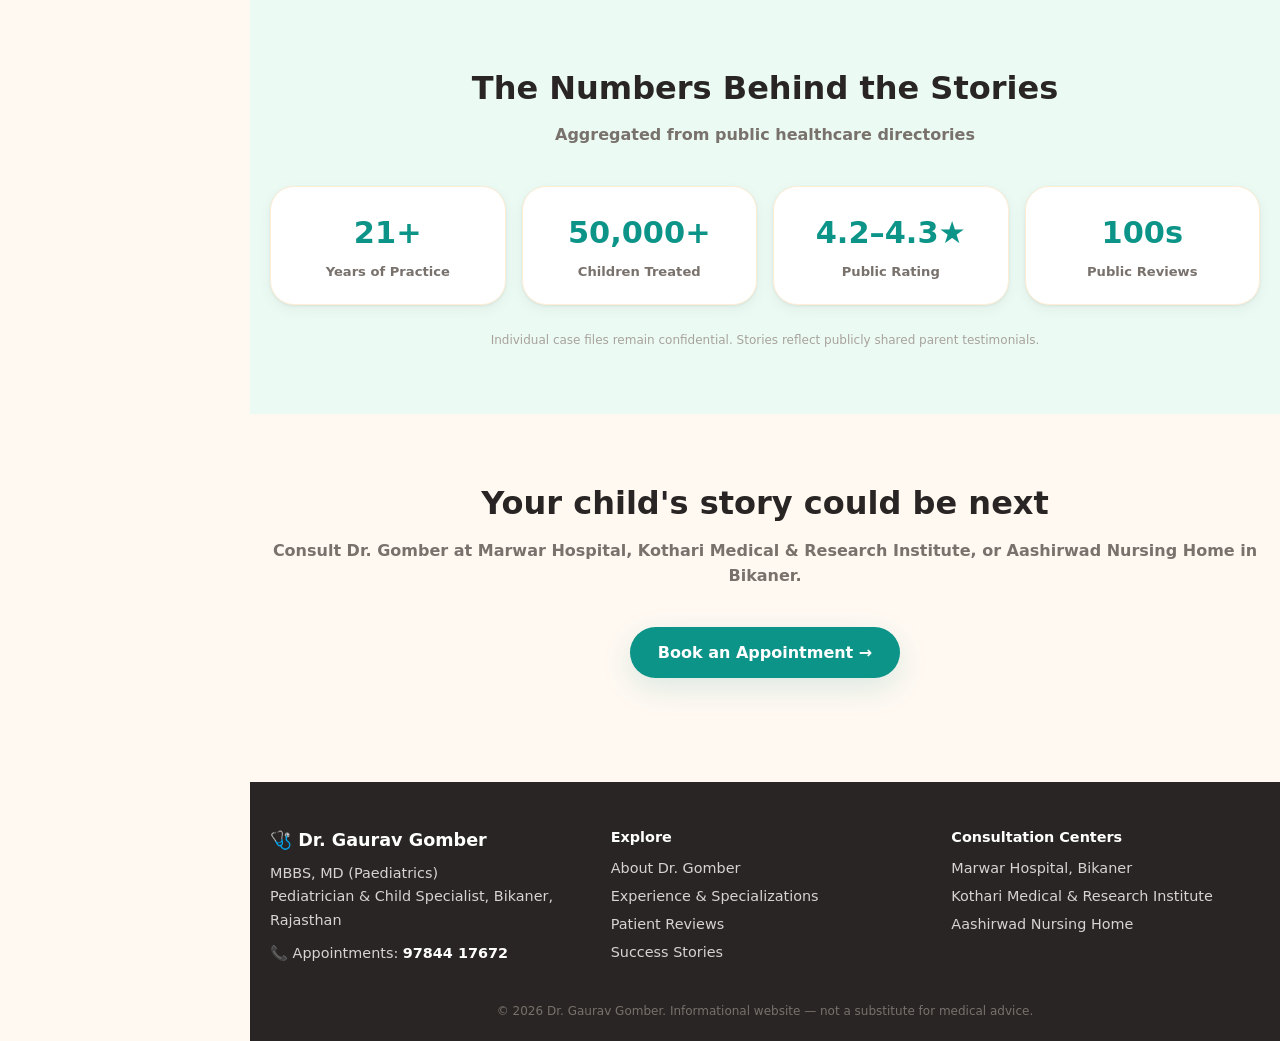
<file: stories.html>
<!DOCTYPE html>
<html lang="en">
<head>
<meta charset="UTF-8">
<meta name="viewport" content="width=device-width, initial-scale=1.0">
<title>Success Stories & Proof — Dr. Gaurav Gomber | Pediatrician Bikaner</title>
<meta name="description" content="Patient success stories: chronic asthma relief, rural families finding answers, and critical newborn care — the proof behind Dr. Gaurav Gomber's reputation.">
<style>
/* ============ Dr. Gaurav Gomber — Warm & Friendly Pediatric Theme ============ */
:root{
  --cream:#FFF9F2; --teal:#0D9488; --teal-dark:#0F766E; --teal-light:#CCFBF1;
  --peach:#FB923C; --peach-light:#FFEDD5; --ink:#292524;
  --stone-4:#A8A29E; --stone-5:#78716C; --stone-6:#57534E;
  --amber:#FBBF24; --border:#FFEDD5; --radius:24px;
  --shadow:0 1px 3px rgba(0,0,0,.06),0 4px 14px rgba(0,0,0,.05);
  --shadow-lg:0 10px 30px rgba(13,148,136,.15);
}
*{margin:0;padding:0;box-sizing:border-box}
html{scroll-behavior:smooth}
body{font-family:'Segoe UI',system-ui,-apple-system,Arial,sans-serif;background:var(--cream);color:var(--ink);line-height:1.6;-webkit-font-smoothing:antialiased}
img{max-width:100%}
a{color:inherit;text-decoration:none}
.container{max-width:1100px;margin:0 auto;padding:0 20px}

/* ---- Left Sidebar Nav ---- */
body{padding-left:250px}
.site-header{position:fixed;top:0;left:0;bottom:0;width:250px;z-index:50;background:#fff;border-right:1px solid var(--border);padding:26px 16px;overflow-y:auto}
.nav{display:flex;flex-direction:column;gap:20px}
.brand{display:flex;align-items:center;gap:10px;font-weight:800;font-size:1.05rem;color:var(--teal-dark);line-height:1.2}
.brand-icon{display:grid;place-items:center;flex:none;width:40px;height:40px;border-radius:50%;background:var(--teal);color:#fff;font-size:1.15rem}
.menu-btn{display:none;background:none;border:none;cursor:pointer;padding:8px;border-radius:10px;font-size:1.4rem;color:var(--ink)}
.menu-btn:hover{background:var(--peach-light)}
.nav-menu{display:flex;flex-direction:column;list-style:none;gap:6px;font-weight:700;font-size:.95rem}
.nav-menu a{display:block;padding:11px 14px;border-radius:12px;color:var(--ink)}
.nav-menu a:hover{background:var(--peach-light);color:var(--teal-dark)}
.nav-menu a[aria-current="page"]{background:var(--teal-light);color:var(--teal-dark)}
.nav-cta{background:var(--teal);color:#fff !important;text-align:center;border-radius:999px !important;margin-top:12px}
.nav-cta:hover{background:var(--teal-dark)}
.sidebar-contact{margin-top:18px;padding-top:16px;border-top:1px dashed var(--border);font-size:.8rem;color:var(--stone-5);font-weight:600}
.sidebar-contact a{color:var(--teal-dark);font-weight:800}
@media(max-width:820px){
  body{padding-left:0}
  .site-header{position:sticky;top:0;left:auto;right:auto;bottom:auto;width:100%;border-right:0;border-bottom:1px solid var(--border);padding:10px 16px;overflow:visible;background:rgba(255,255,255,.97)}
  .nav{flex-direction:row;flex-wrap:wrap;align-items:center;justify-content:space-between;gap:0}
  .menu-btn{display:block}
  .nav-menu{display:none;width:100%;padding:10px 0}
  .nav-menu.open{display:flex}
  .sidebar-contact{display:none}
}

/* ---- Hero ---- */
.hero{position:relative;overflow:hidden;padding:70px 0}
.hero::before,.hero::after{content:"";position:absolute;width:420px;height:420px;border-radius:50%;filter:blur(90px);opacity:.6;z-index:0}
.hero::before{top:-140px;right:-120px;background:var(--peach-light)}
.hero::after{bottom:-180px;left:-120px;background:var(--teal-light)}
.hero .container{position:relative;z-index:1}
.hero-grid{display:grid;grid-template-columns:1.1fr .9fr;gap:44px;align-items:center}
@media(max-width:820px){.hero-grid{grid-template-columns:1fr}.hero{padding:44px 0}}
.hero h1{font-size:clamp(2rem,5vw,3.1rem);font-weight:900;line-height:1.15;margin:14px 0}
.hero p.lead{font-size:1.13rem;color:var(--stone-6);margin-bottom:28px}
.accent{color:var(--teal)}
.badge{display:inline-block;padding:6px 16px;border-radius:999px;font-weight:700;font-size:.85rem}
.badge-teal{background:var(--teal-light);color:var(--teal-dark)}
.badge-peach{background:var(--peach-light);color:#C2540A}
.center{text-align:center}

/* ---- Buttons ---- */
.btn{display:inline-block;padding:13px 28px;border-radius:999px;font-weight:700;font-size:1rem;cursor:pointer;transition:.2s;border:none;font-family:inherit}
.btn-primary{background:var(--teal);color:#fff;box-shadow:var(--shadow-lg)}
.btn-primary:hover{background:var(--teal-dark)}
.btn-outline{background:#fff;border:2px solid var(--peach);color:var(--ink)}
.btn-outline:hover{background:var(--peach-light)}
.btn-row{display:flex;gap:14px;flex-wrap:wrap}

/* ---- Cards & Grids ---- */
.card{background:#fff;border:1px solid var(--border);border-radius:var(--radius);padding:26px;box-shadow:var(--shadow)}
.card:hover{box-shadow:0 6px 22px rgba(0,0,0,.08)}
.card .icon{font-size:2rem;margin-bottom:10px}
.card h3{font-weight:800;margin-bottom:6px;font-size:1.05rem}
.card p{font-size:.92rem;color:var(--stone-5)}
.grid{display:grid;gap:20px}
.grid-2{grid-template-columns:repeat(2,1fr)}
.grid-3{grid-template-columns:repeat(3,1fr)}
.grid-4{grid-template-columns:repeat(4,1fr)}
@media(max-width:900px){.grid-4{grid-template-columns:repeat(2,1fr)}.grid-3{grid-template-columns:1fr}.grid-2{grid-template-columns:1fr}}
@media(max-width:520px){.grid-4{grid-template-columns:1fr}}

/* ---- Sections ---- */
.section{padding:64px 0}
.section-alt{background:rgba(204,251,241,.4)}
.section h2{font-size:2rem;font-weight:900;text-align:center;margin-bottom:8px}
.section .sub{text-align:center;color:var(--stone-5);font-weight:600;margin-bottom:38px}
.link-more{display:block;text-align:center;margin-top:30px;font-weight:700;color:var(--teal)}
.link-more:hover{text-decoration:underline}

/* ---- Stats ---- */
.stats{display:grid;grid-template-columns:repeat(4,1fr);gap:16px;text-align:center}
@media(max-width:700px){.stats{grid-template-columns:repeat(2,1fr)}}
.stat{background:#fff;border:1px solid var(--border);border-radius:var(--radius);padding:22px;box-shadow:var(--shadow)}
.stat .num{font-size:1.9rem;font-weight:900;color:var(--teal)}
.stat .lbl{font-size:.82rem;font-weight:700;color:var(--stone-5);margin-top:4px}

/* ---- Profile card ---- */
.profile-card{background:#fff;border-radius:var(--radius);border:1px solid var(--border);box-shadow:0 12px 34px rgba(0,0,0,.08);padding:34px}
.avatar{width:104px;height:104px;border-radius:50%;background:linear-gradient(135deg,var(--teal),var(--teal-dark));display:grid;place-items:center;font-size:2.6rem;color:#fff;margin:0 auto 14px;overflow:hidden;border:4px solid var(--teal-light)}
.avatar img{width:100%;height:100%;object-fit:cover;border-radius:50%}
.profile-card h2,.profile-card h3{text-align:center;font-weight:800}
.profile-sub{text-align:center;color:var(--stone-5);font-weight:600;margin-bottom:22px}
.mini-stats{display:grid;grid-template-columns:repeat(3,1fr);gap:10px;text-align:center}
.mini-stats>div{background:var(--cream);border-radius:16px;padding:12px 6px}
.mini-stats .num{font-size:1.4rem;font-weight:900;color:var(--teal)}
.mini-stats .lbl{font-size:.7rem;font-weight:700;color:var(--stone-5)}
.fact-list{list-style:none;font-size:.92rem}
.fact-list li{display:flex;gap:10px;margin-bottom:12px}

/* ---- Timeline ---- */
.timeline{list-style:none;position:relative;margin-left:18px;border-left:4px solid var(--teal-light)}
.timeline li{position:relative;padding:0 0 36px 34px}
.timeline li:last-child{padding-bottom:0}
.tl-dot{position:absolute;left:-20px;top:0;width:36px;height:36px;border-radius:50%;background:var(--teal);color:#fff;display:grid;place-items:center;font-size:.95rem}
.timeline h3{font-weight:800;font-size:1.1rem;margin-bottom:4px}
.timeline p{color:var(--stone-6);font-size:.95rem}

/* ---- Reviews ---- */
.rating-box{display:inline-block;background:#fff;border:1px solid var(--border);border-radius:var(--radius);box-shadow:0 12px 34px rgba(0,0,0,.08);padding:34px 48px}
.rating-box .big{font-size:3.6rem;font-weight:900;color:var(--teal);line-height:1}
.stars{color:var(--amber);font-size:1.5rem;letter-spacing:3px;margin:8px 0}
.stars .off{color:#D6D3D1}
blockquote.review{background:#fff;border-radius:var(--radius);box-shadow:var(--shadow);padding:24px;display:flex;flex-direction:column;border:1px solid var(--border)}
blockquote.review .stars{font-size:1rem;margin:0 0 8px}
blockquote.review p{font-size:.92rem;color:var(--stone-6);flex:1}
blockquote.review footer{margin-top:14px;font-size:.85rem;font-weight:700;color:var(--stone-5)}
.note{font-size:.75rem;color:var(--stone-4);text-align:center;margin-top:26px}

/* ---- Story cards ---- */
.story{background:#fff;border:1px solid var(--border);border-radius:var(--radius);box-shadow:var(--shadow);overflow:hidden;display:grid;grid-template-columns:1fr 2fr;margin-bottom:28px}
.story.flip{grid-template-columns:2fr 1fr}
@media(max-width:760px){.story,.story.flip{grid-template-columns:1fr}}
.story-visual{display:grid;place-items:center;padding:36px;text-align:center;font-weight:900}
.story-visual .big-icon{font-size:3.6rem;display:block;margin-bottom:8px}
.bg-teal-soft{background:rgba(204,251,241,.65);color:var(--teal-dark)}
.bg-peach-soft{background:var(--peach-light);color:#C2540A}
.story-body{padding:32px}
.story-body h2{font-size:1.5rem;font-weight:900;margin-bottom:12px;text-align:left}
.story-body p{color:var(--stone-6);margin-bottom:14px}
.outcome{background:var(--cream);border-radius:16px;padding:14px 18px;font-size:.9rem;font-weight:700;color:var(--teal-dark);margin-bottom:0}

/* ---- Prose blocks ---- */
.prose-card{background:#fff;border:1px solid var(--border);border-radius:var(--radius);box-shadow:var(--shadow);padding:32px;margin-bottom:22px}
.prose-card h3{font-size:1.4rem;font-weight:900;margin-bottom:10px}
.prose-card p{color:var(--stone-6);margin-bottom:10px}
.prose-card p:last-child{margin-bottom:0}
.about-grid{display:grid;grid-template-columns:1fr 2fr;gap:30px;align-items:start}
@media(max-width:820px){.about-grid{grid-template-columns:1fr}}

/* ---- Footer ---- */
.site-footer{background:var(--ink);color:#D6D3D1;padding:44px 0 20px;margin-top:40px}
.footer-grid{display:grid;grid-template-columns:repeat(3,1fr);gap:32px;font-size:.9rem}
@media(max-width:760px){.footer-grid{grid-template-columns:1fr}}
.site-footer .ft-title{font-weight:800;color:#fff;font-size:1.1rem;margin-bottom:8px}
.site-footer .ft-head{font-weight:700;color:#fff;margin-bottom:8px}
.site-footer ul{list-style:none}
.site-footer li{margin-bottom:5px}
.site-footer a:hover{color:#fff}
.copyright{text-align:center;color:#78716C;font-size:.75rem;margin-top:32px}

/* ---- Booking ---- */
.booking-box{background:#fff;border:1px solid var(--border);border-radius:var(--radius);box-shadow:var(--shadow);padding:32px;max-width:780px;margin:0 auto}
.booking-box h3{font-size:1.3rem;font-weight:900;margin-bottom:18px}
.form-grid{display:grid;grid-template-columns:1fr 1fr;gap:16px}
@media(max-width:600px){.form-grid{grid-template-columns:1fr}}
.form-grid label{font-weight:700;font-size:.85rem;color:var(--stone-6);display:flex;flex-direction:column;gap:6px}
.form-grid input,.form-grid select{padding:11px 14px;border:2px solid var(--border);border-radius:12px;font:inherit;background:var(--cream)}
.form-grid input:focus,.form-grid select:focus{outline:none;border-color:var(--teal)}
.slot-label{font-weight:700;font-size:.85rem;color:var(--stone-6);margin:18px 0 8px}
.slot-chips{display:flex;flex-wrap:wrap;gap:10px}
.chip{padding:9px 18px;border-radius:999px;border:2px solid var(--teal-light);background:#fff;font-weight:700;cursor:pointer;font-family:inherit;font-size:.9rem}
.chip:hover{border-color:var(--teal)}
.chip.on{background:var(--teal);border-color:var(--teal);color:#fff}
.slot-times{margin-top:10px;background:var(--cream);border-radius:12px;padding:10px;font-size:.85rem}

/* ---- Floating WhatsApp ---- */
.fab-wa{position:fixed;right:22px;bottom:22px;z-index:60;display:flex;align-items:center;gap:8px;background:#25D366;color:#fff;font-weight:800;padding:13px 20px;border-radius:999px;box-shadow:0 8px 24px rgba(37,211,102,.45);transition:.2s}
.fab-wa:hover{transform:scale(1.06)}
@media(max-width:600px){.fab-wa span{display:none}.fab-wa{padding:14px}}

/* ---- FAQ ---- */
.faq{max-width:760px;margin:0 auto}
.faq details{background:#fff;border:1px solid var(--border);border-radius:18px;padding:18px 22px;margin-bottom:12px;box-shadow:var(--shadow)}
.faq summary{font-weight:800;cursor:pointer;list-style:none;display:flex;justify-content:space-between;align-items:center;gap:10px}
.faq summary::after{content:"+";font-size:1.4rem;color:var(--teal);font-weight:900}
.faq details[open] summary::after{content:"\2212"}
.faq details p{margin-top:10px;color:var(--stone-6);font-size:.95rem}

/* ---- Guide cards ---- */
.alert-card{background:#FFF5F5;border:1px solid #FECACA;border-radius:var(--radius);padding:26px}
.alert-card h3{color:#B91C1C;font-weight:900;margin-bottom:10px}
.alert-card ul,.tip-card ul{list-style:none;font-size:.93rem;color:var(--stone-6)}
.alert-card li{padding:6px 0;border-bottom:1px dashed #FECACA}
.alert-card li:last-child{border:0}
.tip-card{background:#F0FDFA;border:1px solid var(--teal-light);border-radius:var(--radius);padding:26px}
.tip-card h3{color:var(--teal-dark);font-weight:900;margin-bottom:10px}
.tip-card li{padding:6px 0;border-bottom:1px dashed var(--teal-light)}
.tip-card li:last-child{border:0}

/* ---- Reveal animation ---- */
@media(prefers-reduced-motion:no-preference){
.reveal{opacity:0;transform:translateY(22px);transition:opacity .6s ease,transform .6s ease}
.reveal.in{opacity:1;transform:none}
}
</style>
</head>
<body>

<header class="site-header">
  <nav class="nav" aria-label="Main navigation">
    <a href="index.html" class="brand"><span class="brand-icon" aria-hidden="true">&#129658;</span>Dr. Gaurav Gomber</a>
    <button id="menuBtn" class="menu-btn" aria-label="Toggle menu" aria-expanded="false" aria-controls="navMenu">&#9776;</button>
    <ul id="navMenu" class="nav-menu">
      <li><a href="index.html">Home</a></li>
      <li><a href="about.html">About Dr. Gomber</a></li>
      <li><a href="experience.html">Experience</a></li>
      <li><a href="reviews.html">Patient Reviews</a></li>
      <li><a href="stories.html" aria-current="page">Success Stories</a></li>
      <li><a href="index.html#visit" class="nav-cta">&#128222; Book Appointment</a></li>
      <li class="sidebar-contact">Mon&ndash;Sat &middot; 7:00&ndash;10:00 AM<br>&#128222; <a href="tel:+919784417672">97844 17672</a><br>Bikaner, Rajasthan</li>
    </ul>
  </nav>
</header>

<section class="hero">
  <div class="container center">
    <span class="badge badge-peach">&#127942; Success Stories & Proof</span>
    <h1>The Proof Is in the <span class="accent">Recoveries</span></h1>
    <p class="lead" style="max-width:640px;margin:0 auto">Individual medical files remain private for confidentiality &mdash; but the patterns parents share publicly tell a consistent story of results.</p>
  </div>
</section>

<section class="section" style="padding-top:0">
  <div class="container" style="max-width:960px">

    <article class="story">
      <div class="story-visual bg-teal-soft">
        <div><span class="big-icon" aria-hidden="true">&#127788;&#65039;</span>Chronic Asthma<br>& Allergy Relief</div>
      </div>
      <div class="story-body">
        <h2>Four years of struggle &mdash; then symptom-free</h2>
        <p>Multiple parents share long-term success stories about children with chronic breathing issues. One family struggled for <strong>four years</strong> with their child's severe asthma before consulting Dr. Gomber. His tailored inhaler/pump treatment plan changed everything.</p>
        <p class="outcome">&#9989; Outcome: The child is now completely symptom-free and fully active &mdash; a result the family had stopped believing was possible.</p>
      </div>
    </article>

    <article class="story flip">
      <div class="story-body">
        <h2>When local treatment fails, families travel to him</h2>
        <p>Families from distant villages &mdash; including Sri Dungargarh and surrounding rural towns &mdash; report that local pediatric treatments often failed their children for months or years. Their experience with Dr. Gomber earned him a reputation as having the <strong>"Midas touch."</strong></p>
        <p class="outcome">&#9989; Outcome: A single consultation and one precise course of medicine repeatedly resolves severe, long-standing childhood illnesses.</p>
      </div>
      <div class="story-visual bg-peach-soft">
        <div><span class="big-icon" aria-hidden="true">&#127806;</span>The "Midas Touch"<br>for Rural Families</div>
      </div>
    </article>

    <article class="story">
      <div class="story-visual bg-teal-soft">
        <div><span class="big-icon" aria-hidden="true">&#128118;</span>Critical<br>Newborn Care</div>
      </div>
      <div class="story-body">
        <h2>Navigating the most fragile first days</h2>
        <p>Dr. Gomber is widely credited with successfully managing complex medical cases in newborns &mdash; including <strong>congenital anomalies, digestive disorders, and feeding/lactation crises</strong> &mdash; the moments when parents need expert hands the most.</p>
        <p class="outcome">&#9989; Outcome: Newborns with complex conditions stabilized and thriving, with parents guided through feeding and care every step of the way.</p>
      </div>
    </article>

  </div>
</section>

<section class="section section-alt center">
  <div class="container">
    <h2>The Numbers Behind the Stories</h2>
    <p class="sub">Aggregated from public healthcare directories</p>
    <div class="stats">
      <div class="stat"><div class="num">21+</div><div class="lbl">Years of Practice</div></div>
      <div class="stat"><div class="num">50,000+</div><div class="lbl">Children Treated</div></div>
      <div class="stat"><div class="num">4.2&ndash;4.3&#9733;</div><div class="lbl">Public Rating</div></div>
      <div class="stat"><div class="num">100s</div><div class="lbl">Public Reviews</div></div>
    </div>
    <p class="note">Individual case files remain confidential. Stories reflect publicly shared parent testimonials.</p>
  </div>
</section>

<section class="section center">
  <div class="container">
    <h2>Your child's story could be next</h2>
    <p class="sub">Consult Dr. Gomber at Marwar Hospital, Kothari Medical & Research Institute, or Aashirwad Nursing Home in Bikaner.</p>
    <a href="index.html#visit" class="btn btn-primary">Book an Appointment &rarr;</a>
  </div>
</section>

<a class="fab-wa" href="https://wa.me/919784417672?text=Namaste%2C%20I%20want%20to%20consult%20Dr.%20Gaurav%20Gomber" target="_blank" rel="noopener" aria-label="Chat on WhatsApp">&#128172;<span>WhatsApp</span></a>
<footer class="site-footer">
  <div class="container footer-grid">
    <div>
      <p class="ft-title">&#129658; Dr. Gaurav Gomber</p>
      <p>MBBS, MD (Paediatrics)<br>Pediatrician & Child Specialist, Bikaner, Rajasthan</p>
      <p style="margin-top:10px">&#128222; Appointments: <a href="tel:+919784417672" style="color:#fff;font-weight:700">97844 17672</a></p>
    </div>
    <nav aria-label="Footer">
      <p class="ft-head">Explore</p>
      <ul>
        <li><a href="about.html">About Dr. Gomber</a></li>
        <li><a href="experience.html">Experience & Specializations</a></li>
        <li><a href="reviews.html">Patient Reviews</a></li>
        <li><a href="stories.html">Success Stories</a></li>
      </ul>
    </nav>
    <div>
      <p class="ft-head">Consultation Centers</p>
      <ul>
        <li>Marwar Hospital, Bikaner</li>
        <li>Kothari Medical & Research Institute</li>
        <li>Aashirwad Nursing Home</li>
      </ul>
    </div>
  </div>
  <p class="copyright">&copy; 2026 Dr. Gaurav Gomber. Informational website &mdash; not a substitute for medical advice.</p>
</footer>

<script>
var btn=document.getElementById('menuBtn'),menu=document.getElementById('navMenu');
btn.addEventListener('click',function(){var open=menu.classList.toggle('open');btn.setAttribute('aria-expanded',open);});
(function(){
  var els=document.querySelectorAll('.card,.stat,.prose-card,.story,blockquote.review,.profile-card');
  if(!('IntersectionObserver' in window))return;
  var io=new IntersectionObserver(function(es){es.forEach(function(e){if(e.isIntersecting){e.target.classList.add('in');io.unobserve(e.target)}})},{threshold:.12});
  els.forEach(function(el){el.classList.add('reveal');io.observe(el)});
})();
</script>

</body>
</html>
</file>
